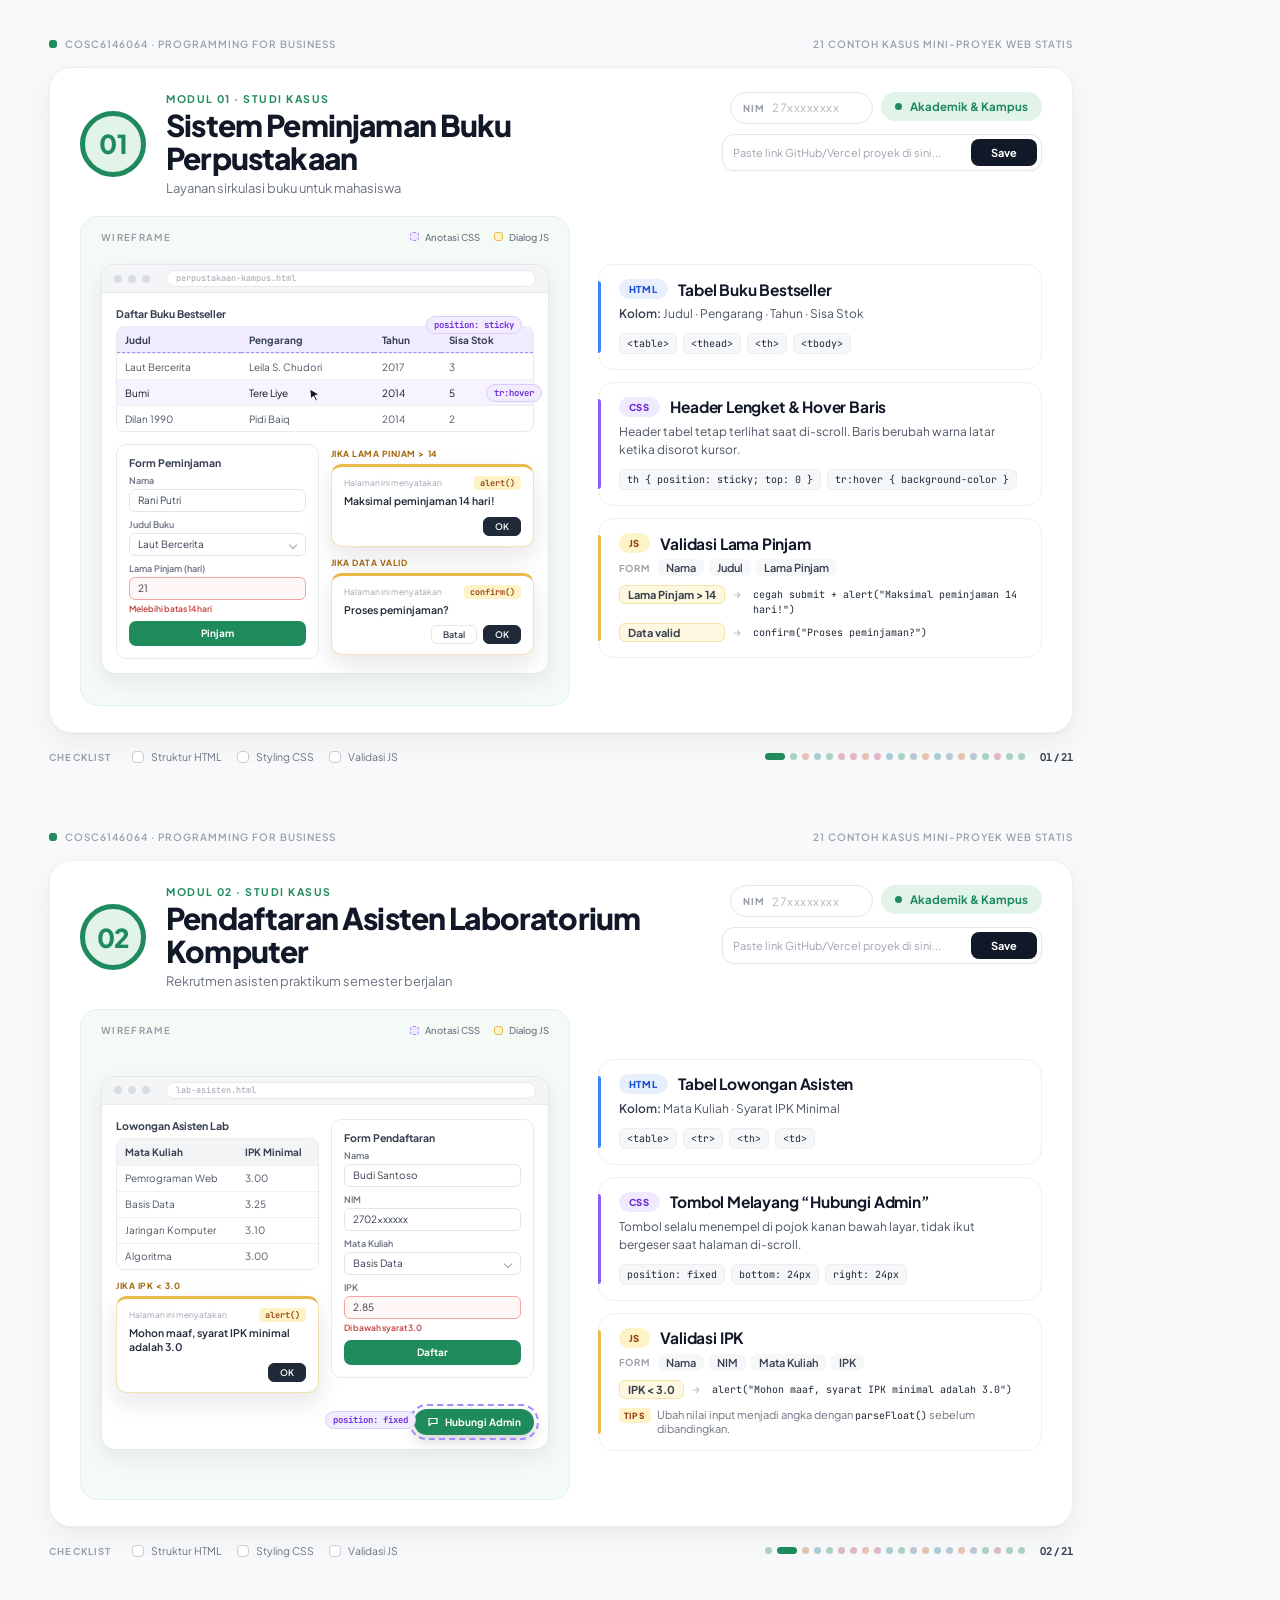
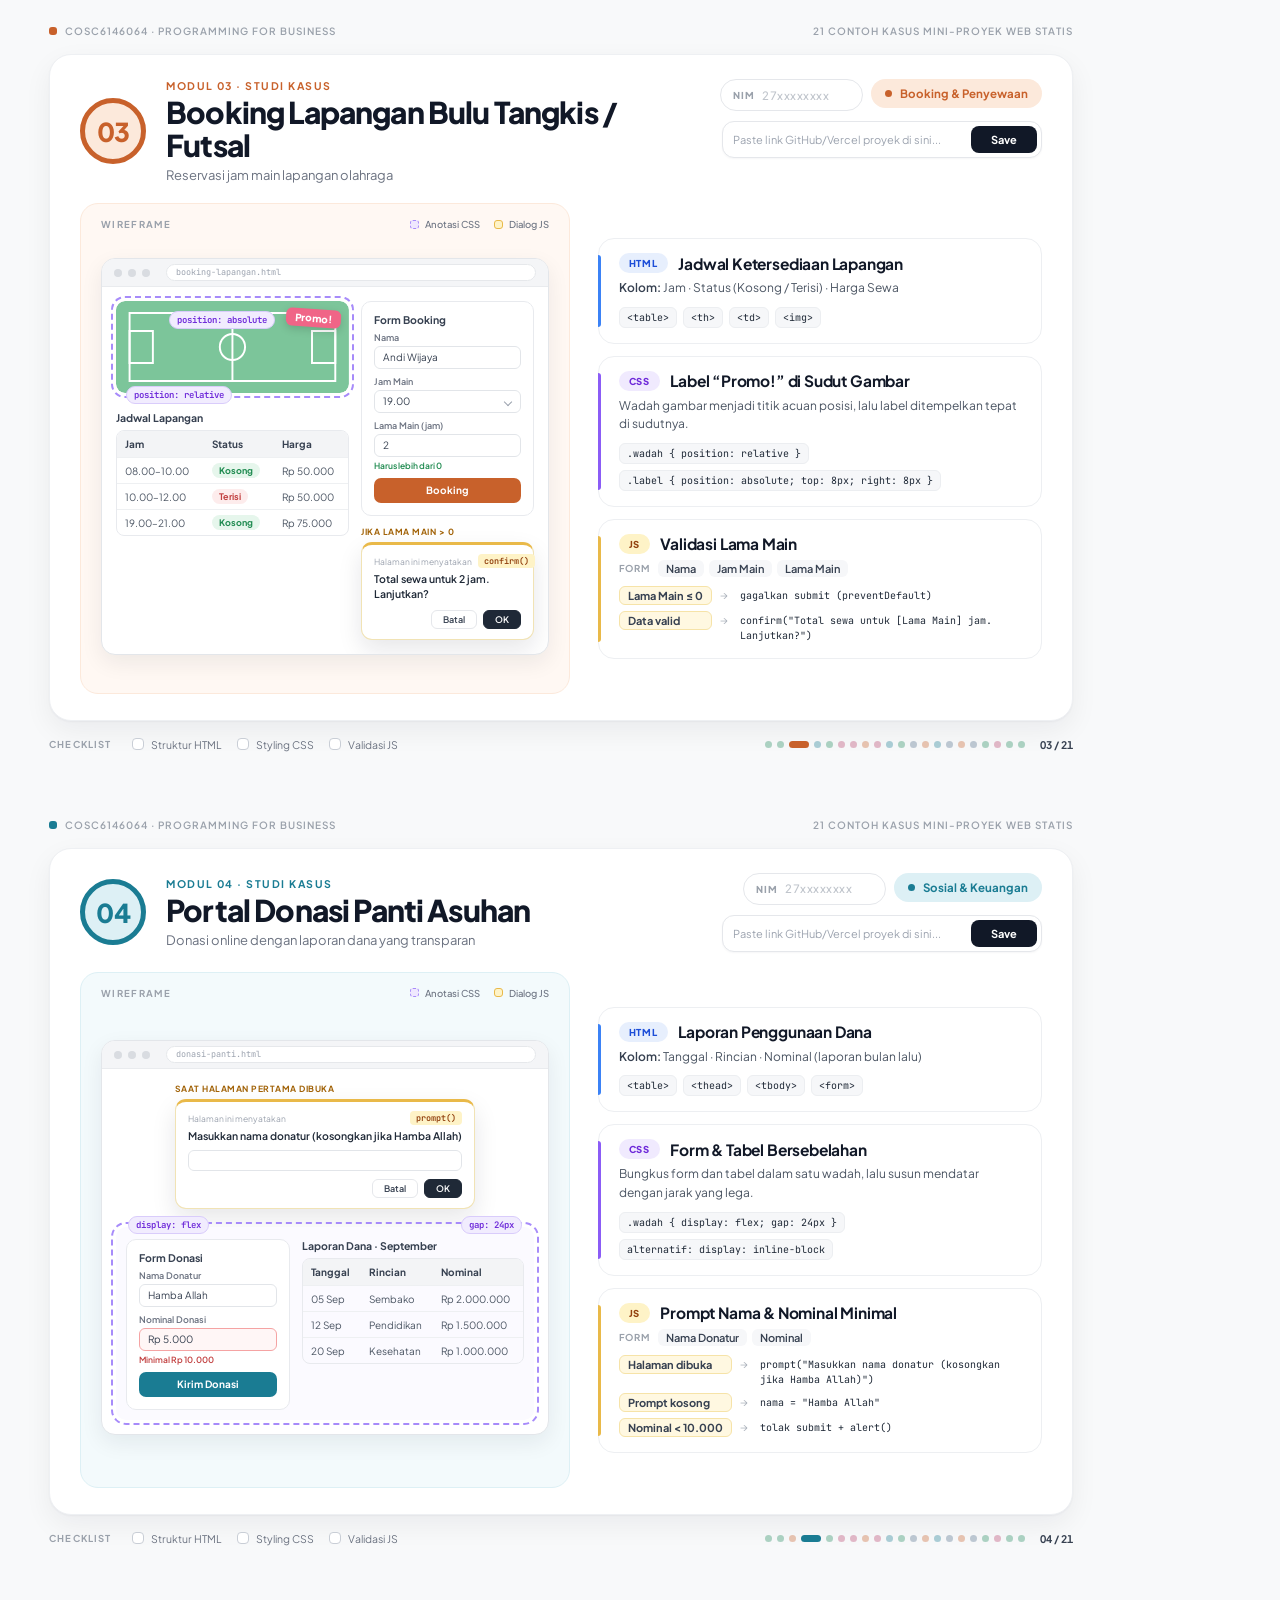
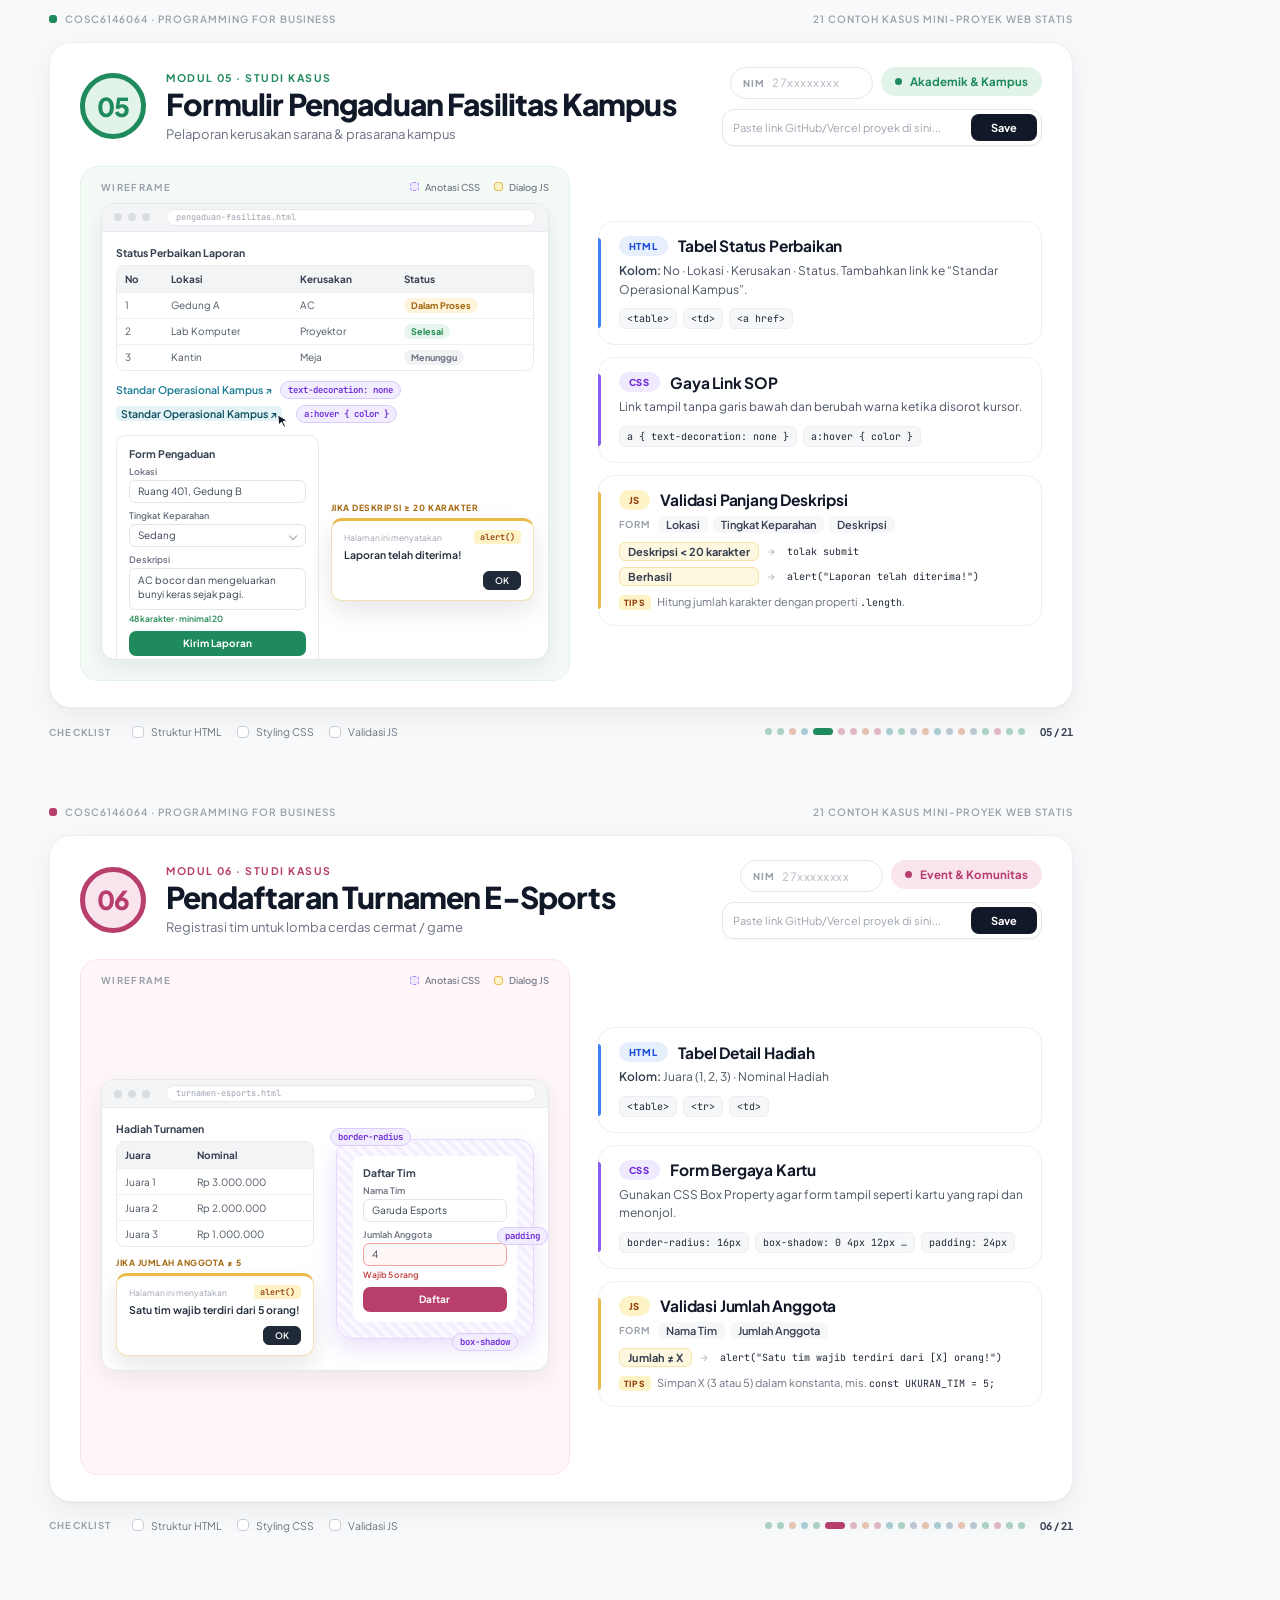
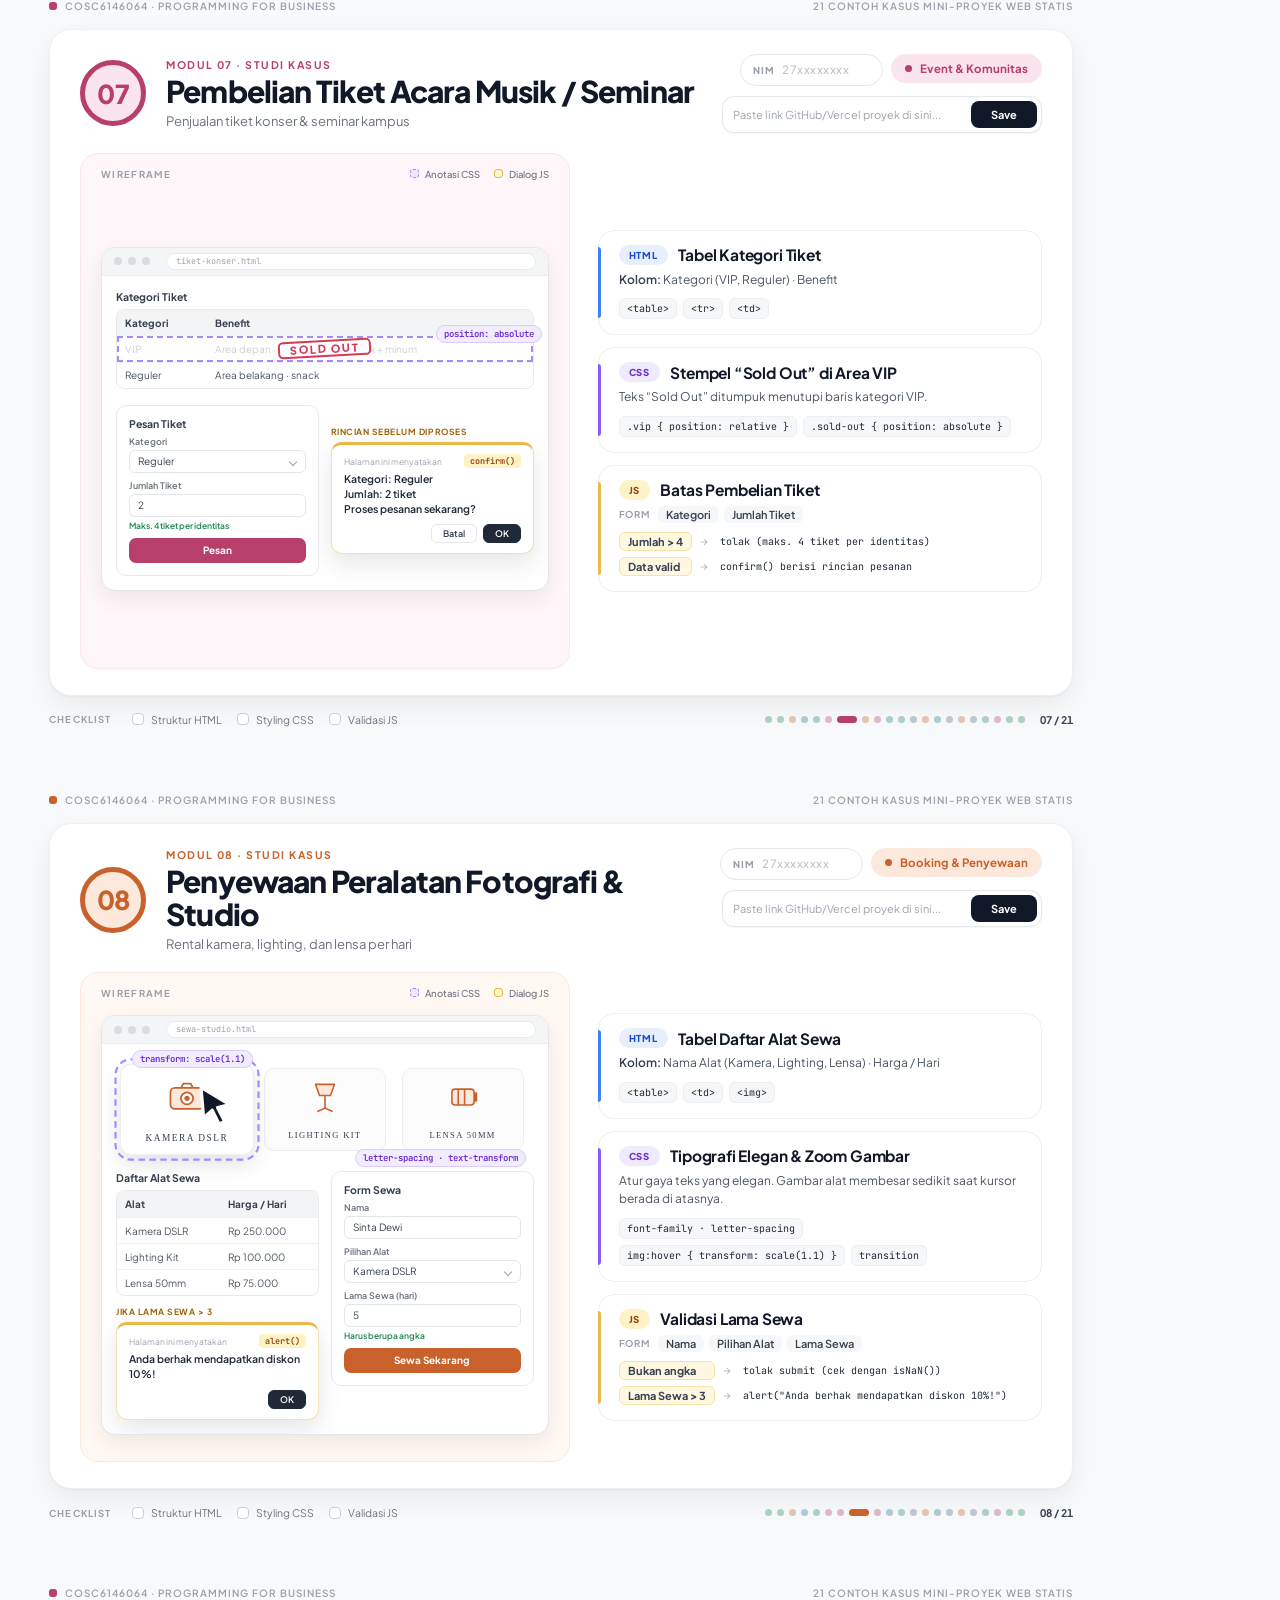
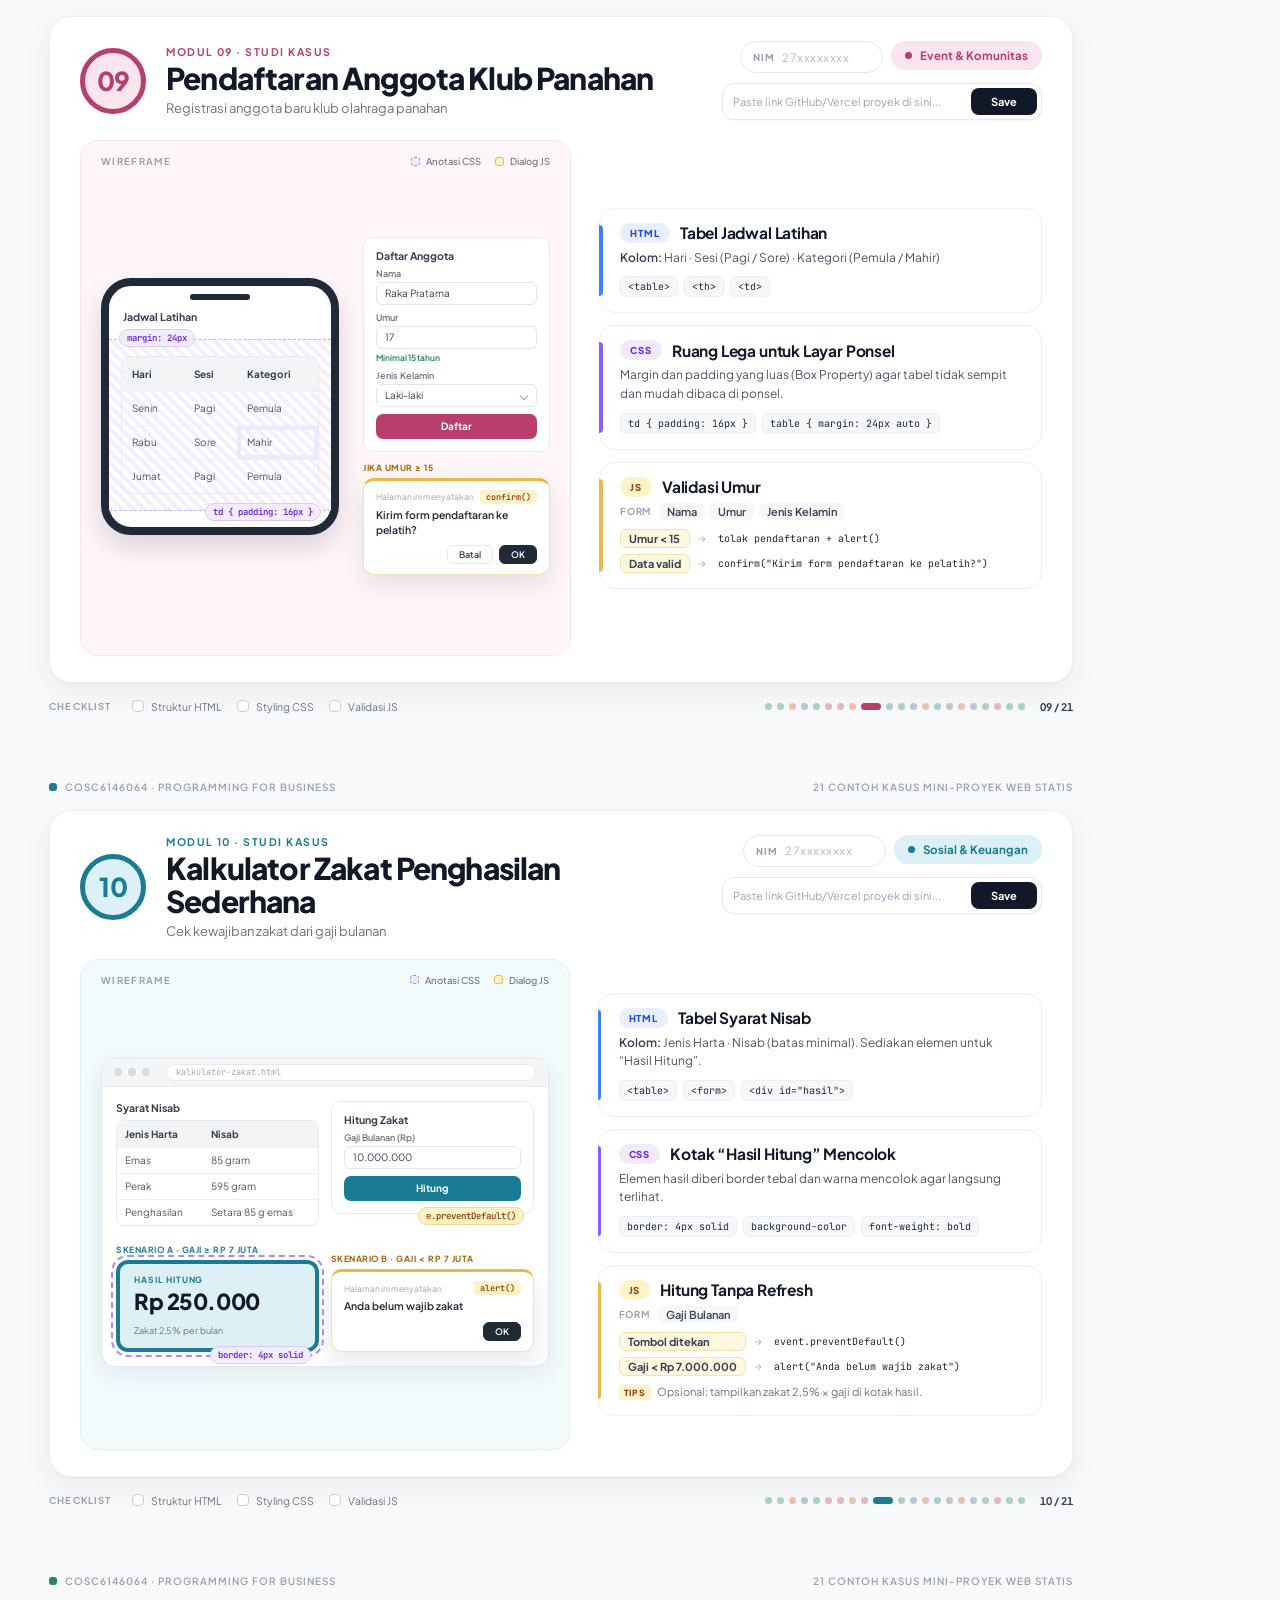
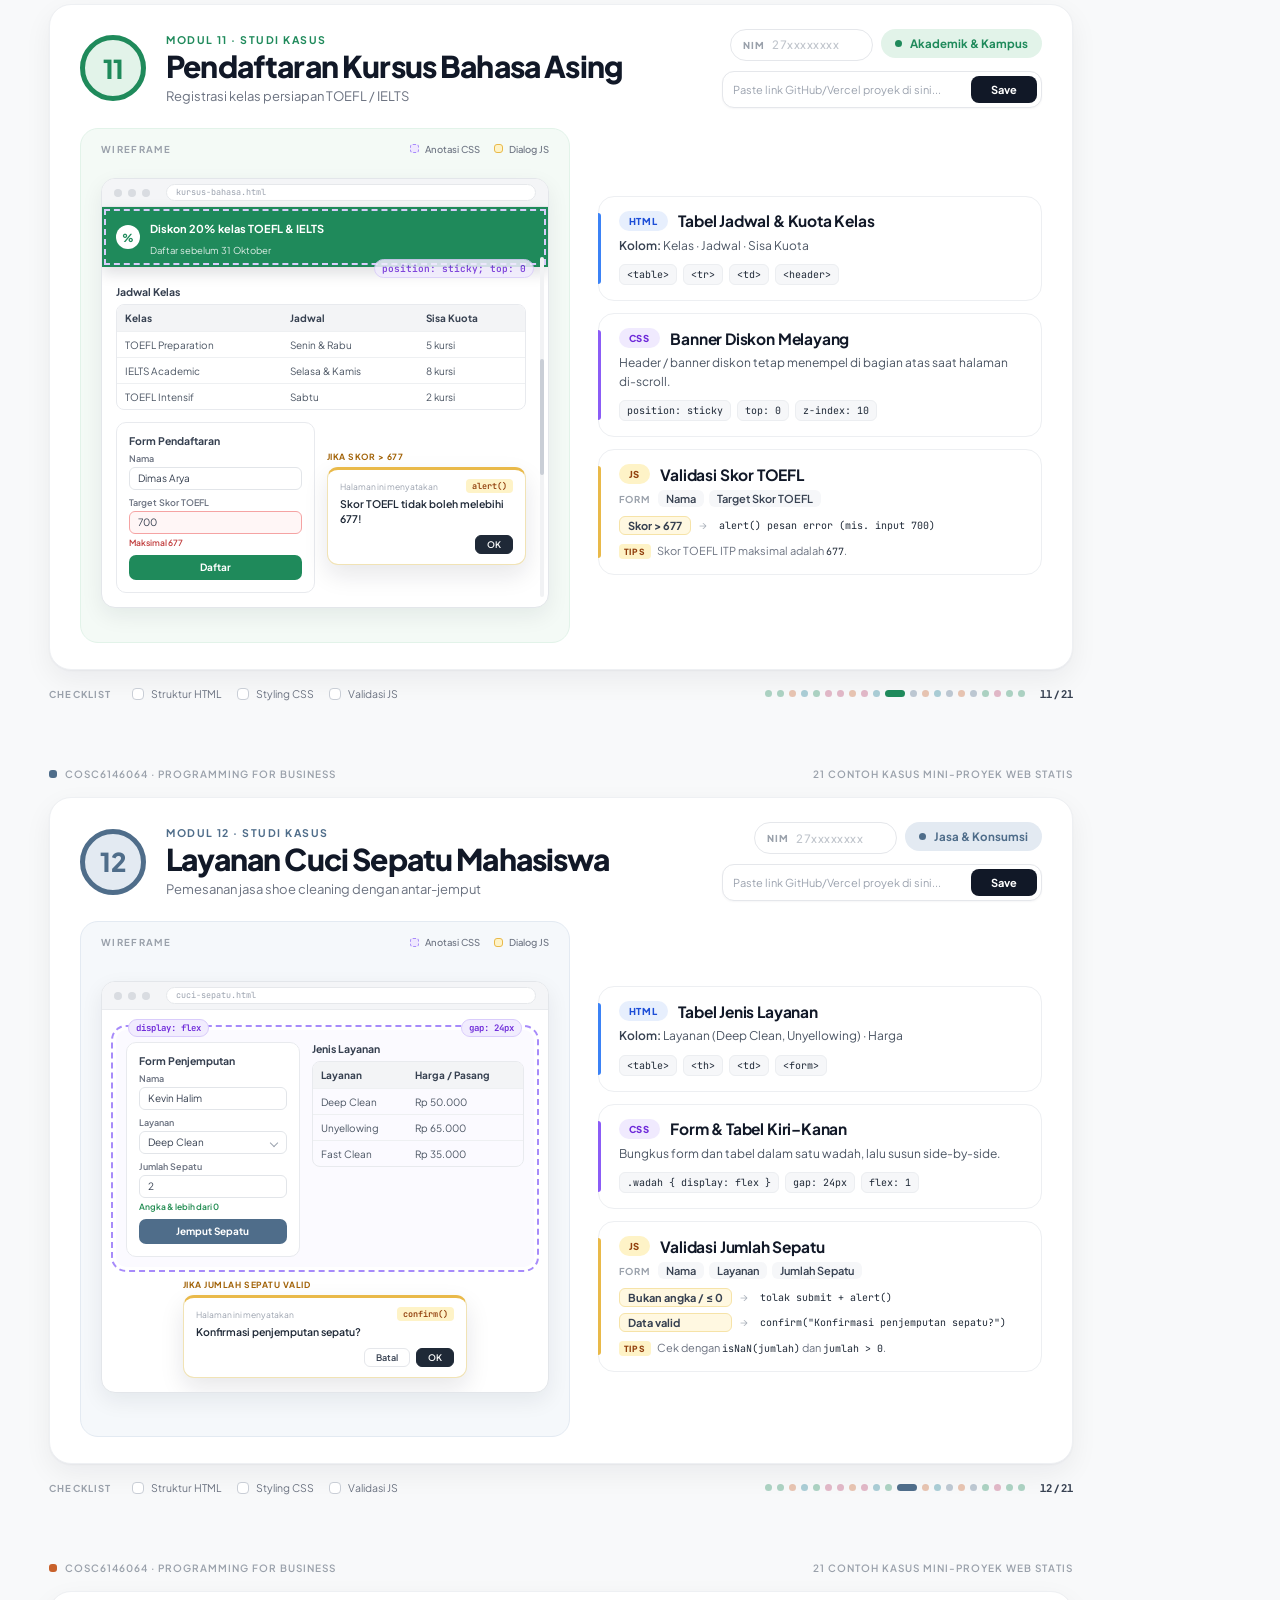
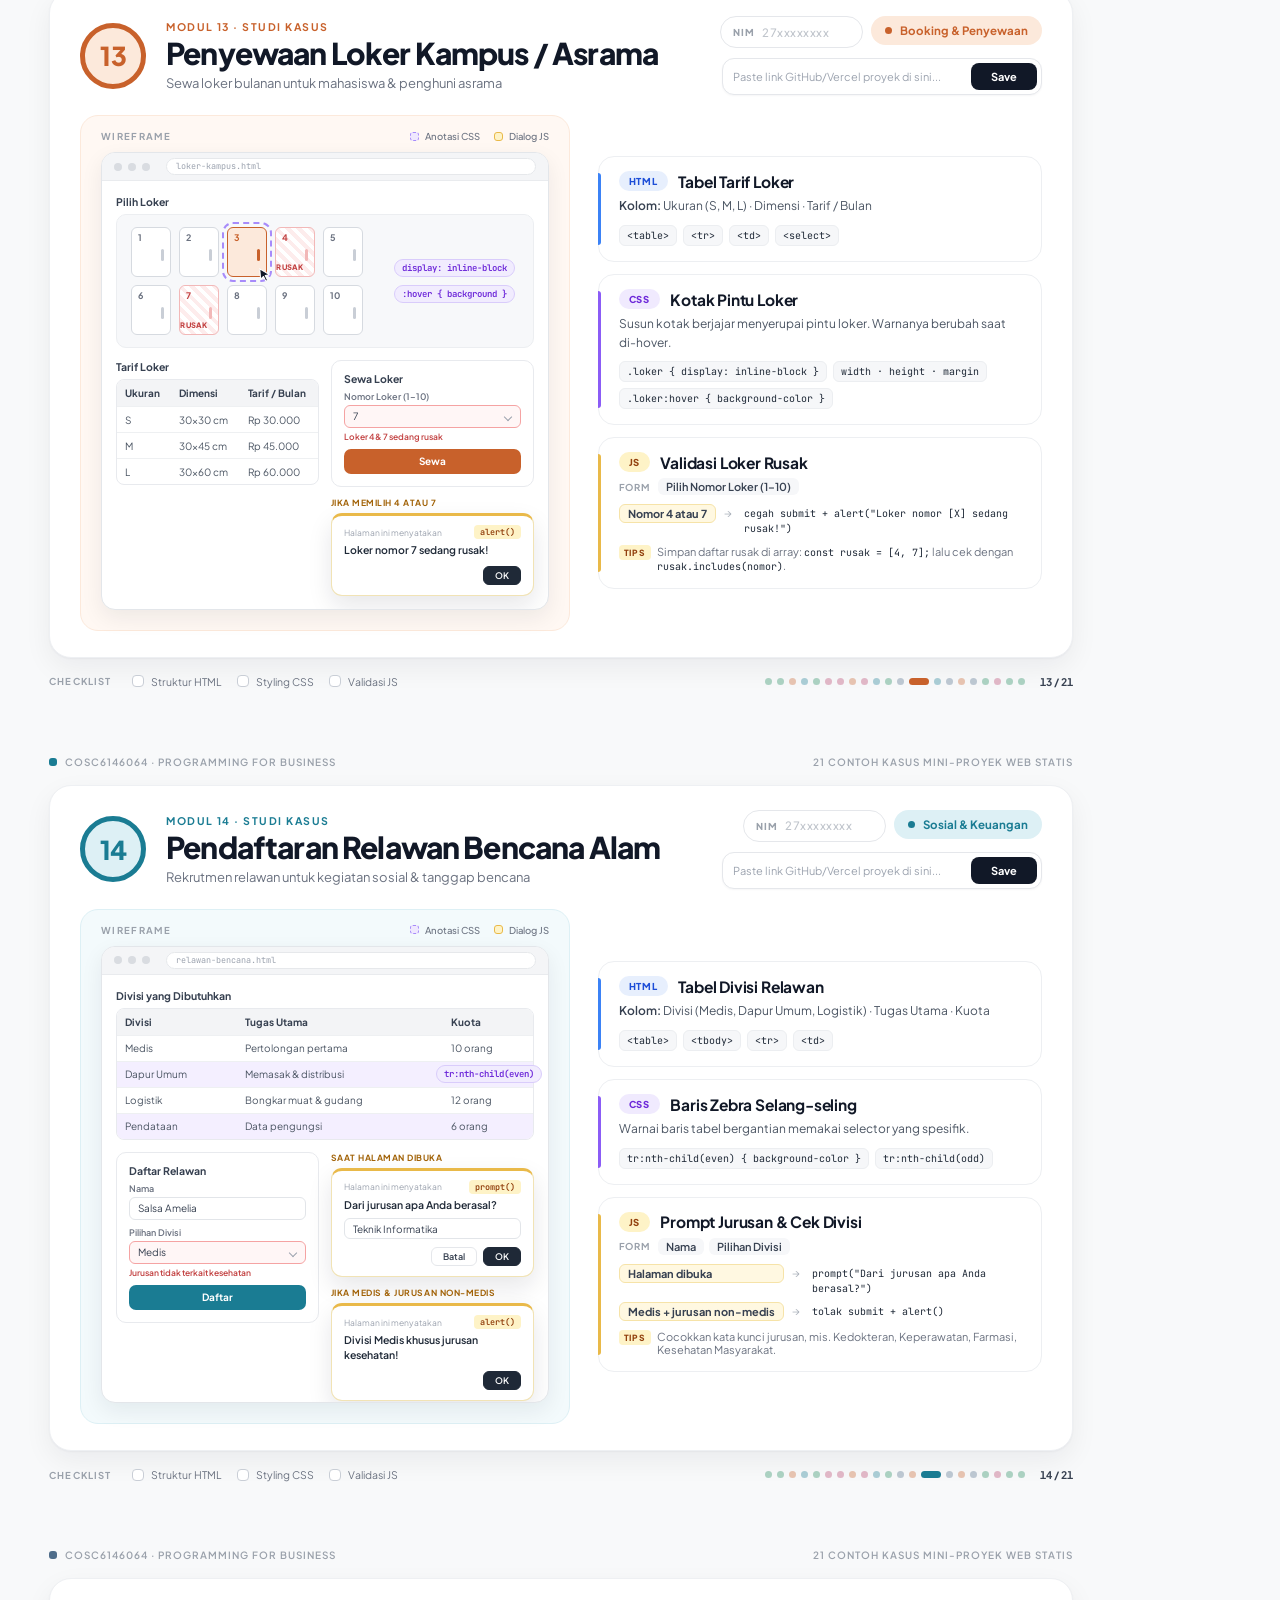
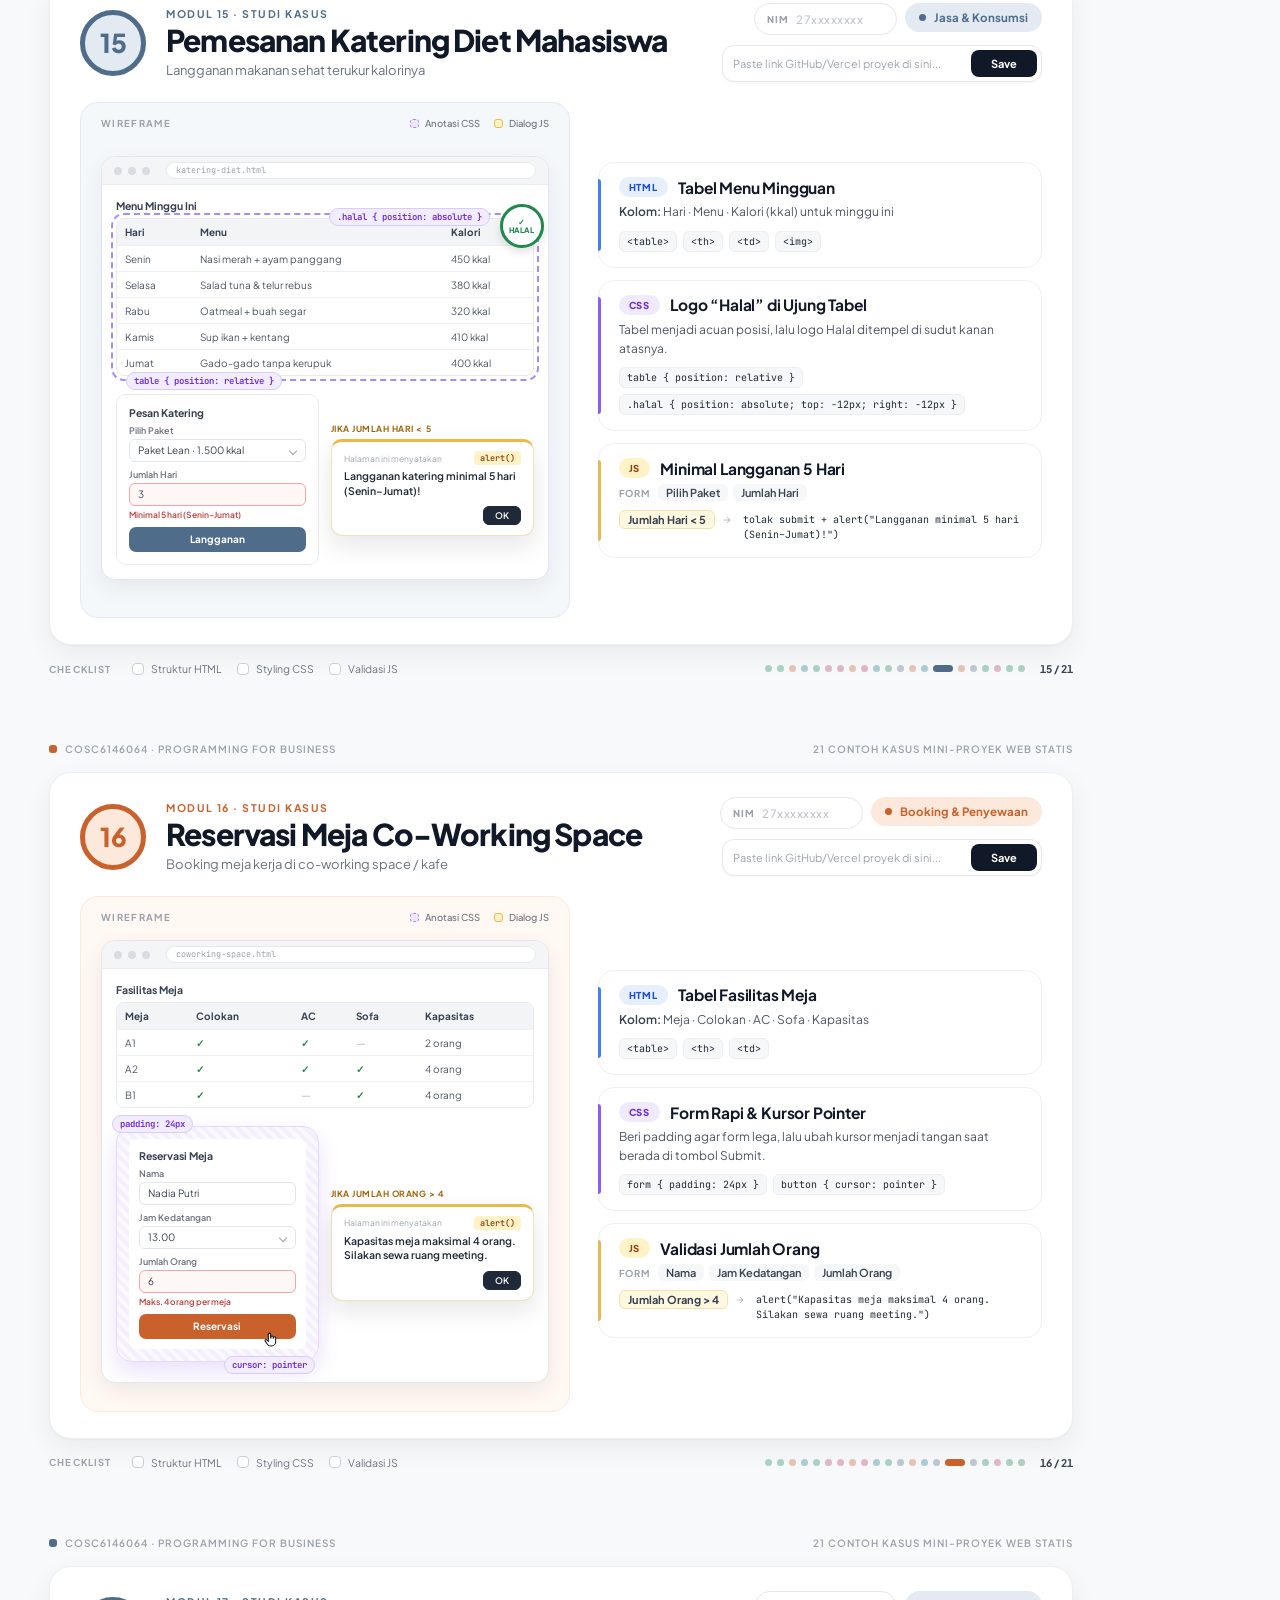
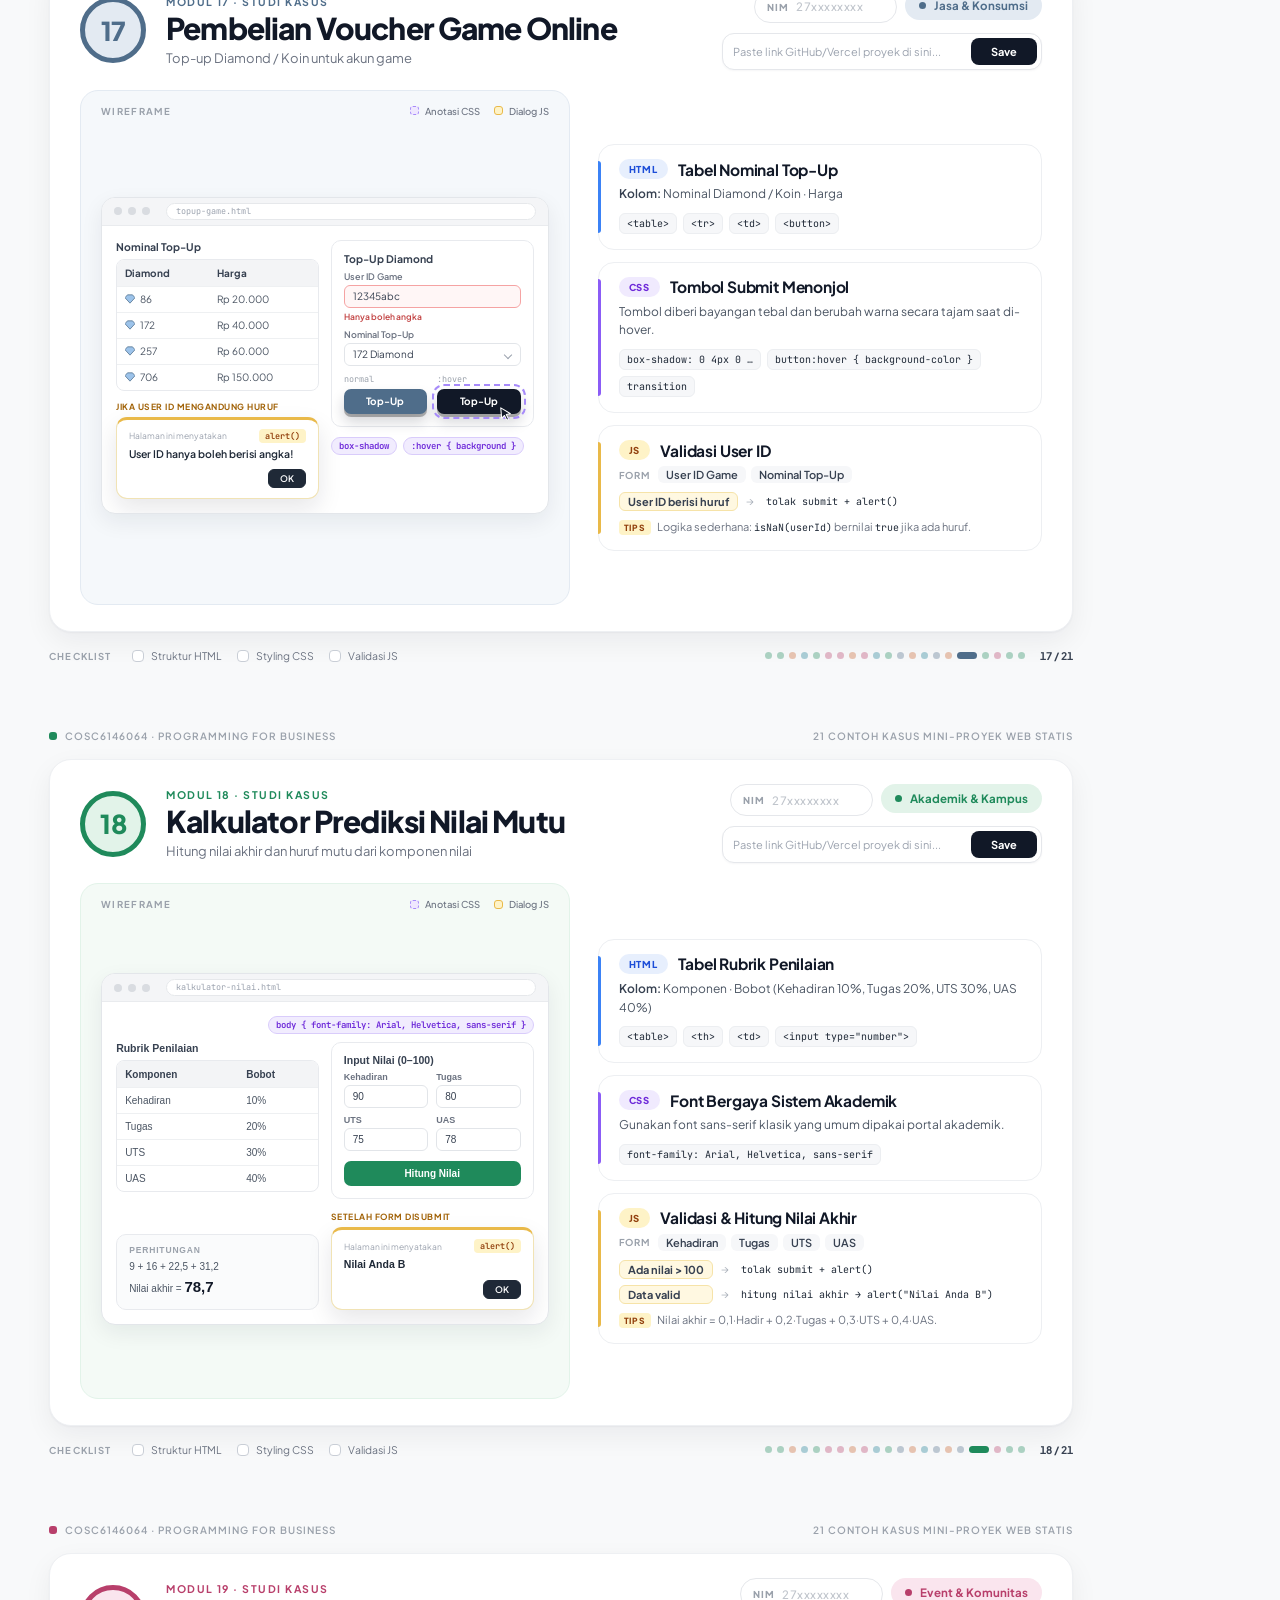
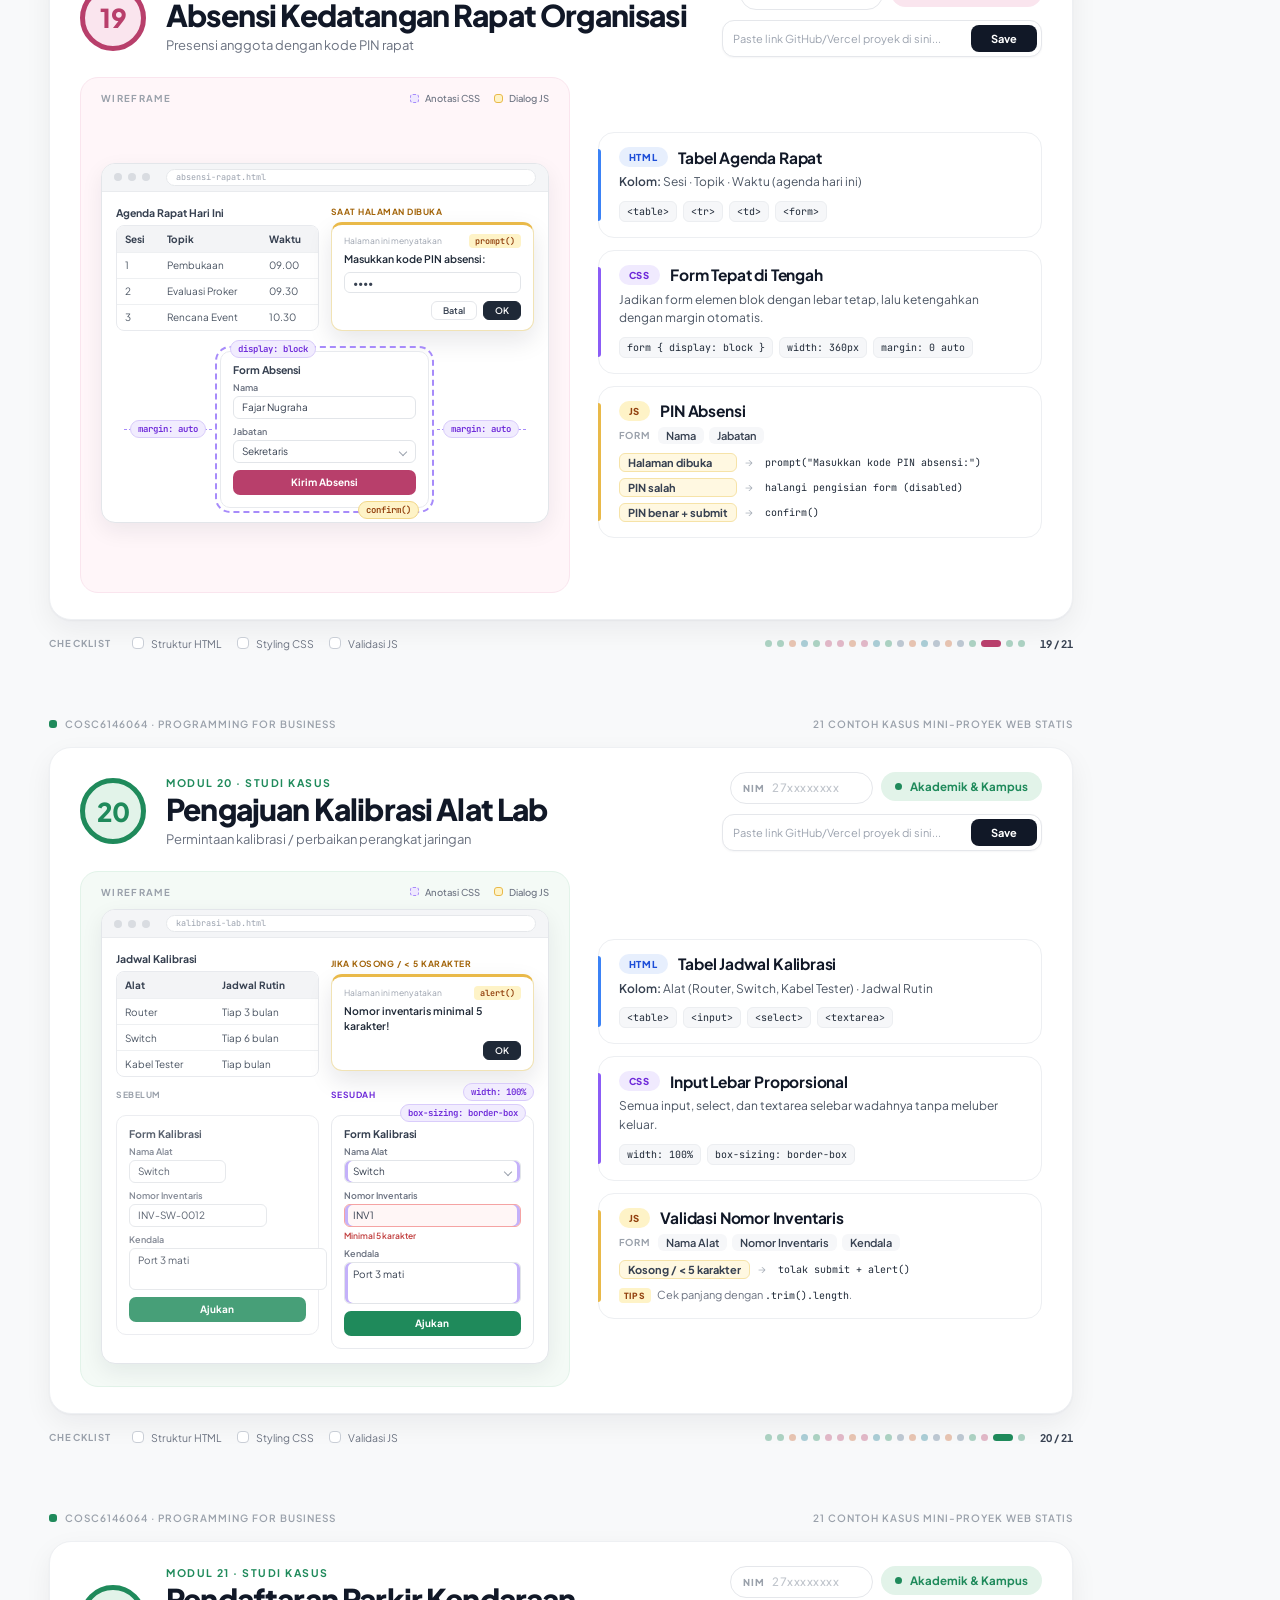
<file: index.html>
<!DOCTYPE html>
<html lang="id">
<head>
<meta charset="UTF-8">
<title>21 Contoh Kasus Mini-Proyek Web Statis (01–11)</title>
<link rel="preconnect" href="https://fonts.googleapis.com">
<link rel="preconnect" href="https://fonts.gstatic.com" crossorigin>
<link href="https://fonts.googleapis.com/css2?family=Plus+Jakarta+Sans:wght@400;500;600;700;800&family=JetBrains+Mono:wght@400;500;600&display=block" rel="stylesheet">
<link rel="stylesheet" href="assets/deck.css">
<script src="assets/deck.js"></script>
</head>
<body>
<main id="app"></main>

<script>/* ===================== Data 11 proyek ===================== */
const Y = '<span class="yes">✓</span>';
const N = '<span class="nomark">—</span>';
const GEM = '<svg width="10" height="10" viewBox="0 0 12 12" style="vertical-align:-1px; margin-right:5px"><path d="M3 1h6l3 3.5L6 11 0 4.5z" fill="#9CC3EA" stroke="#4F6D8A" stroke-width=".9" stroke-linejoin="round"/></svg>';
const WARN = '<svg width="11" height="11" viewBox="0 0 24 24"><path d="M12 3l10 18H2z" fill="none" stroke="#C24141" stroke-width="2.6" stroke-linejoin="round"/><path d="M12 10v5M12 18v.5" stroke="#C24141" stroke-width="2.6" stroke-linecap="round"/></svg>';
const locker = n => {
  const broken = n === 4 || n === 7;
  const hover = n === 3;
  return `<span class="loker ${broken ? 'broken' : ''} ${hover ? 'hover hl' : ''}"><b>${n}</b>${broken ? '<i>RUSAK</i>' : ''}${hover ? CURSOR('right:-6px; bottom:-6px') : ''}</span>`;
};
const PROJECTS = [
  /* 1 */
  {
    cat: 'akademik',
    title: 'Sistem Peminjaman Buku Perpustakaan',
    sub: 'Layanan sirkulasi buku untuk mahasiswa',
    html: { title: 'Tabel Buku Bestseller', desc: '<b>Kolom:</b> Judul · Pengarang · Tahun · Sisa Stok', chips: ['<table>', '<thead>', '<th>', '<tbody>'] },
    css:  { title: 'Header Lengket & Hover Baris', desc: 'Header tabel tetap terlihat saat di-scroll. Baris berubah warna latar ketika disorot kursor.', chips: ['th { position: sticky; top: 0 }', 'tr:hover { background-color }'] },
    js:   { title: 'Validasi Lama Pinjam', fields: ['Nama', 'Judul', 'Lama Pinjam'],
            rules: [['Lama Pinjam > 14', 'cegah submit + alert("Maksimal peminjaman 14 hari!")'], ['Data valid', 'confirm("Proses peminjaman?")']] },
    visual: browser('perpustakaan-kampus.html', `
      <div>
        <div class="wf-title">Daftar Buku Bestseller</div>
        <div class="rel">
          ${T(['Judul', 'Pengarang', 'Tahun', 'Sisa Stok'], [
            ['Laut Bercerita', 'Leila S. Chudori', '2017', '3'],
            ['Bumi', 'Tere Liye', '2014', '5'],
            ['Dilan 1990', 'Pidi Baiq', '2014', '2'],
          ], { sticky: true, hover: 1 })}
          <span class="anno" style="top:-10px; right:12px">position: sticky</span>
          <span class="anno" style="top:58px; right:-8px">tr:hover</span>
          ${CURSOR('top:62px; left:46%')}
        </div>
      </div>
      <div class="row">
        <div class="col">${F('Form Peminjaman', [
          { l: 'Nama', v: 'Rani Putri' },
          { l: 'Judul Buku', v: 'Laut Bercerita', sel: 1 },
          { l: 'Lama Pinjam (hari)', v: '21', err: 1, hint: 'Melebihi batas 14 hari' },
        ], 'Pinjam')}</div>
        <div class="col center">
          ${D('alert', 'Maksimal peminjaman 14 hari!', 'Jika lama pinjam > 14')}
          ${D('confirm', 'Proses peminjaman?', 'Jika data valid')}
        </div>
      </div>`),
  },

  /* 2 */
  {
    cat: 'akademik',
    title: 'Pendaftaran Asisten Laboratorium Komputer',
    sub: 'Rekrutmen asisten praktikum semester berjalan',
    html: { title: 'Tabel Lowongan Asisten', desc: '<b>Kolom:</b> Mata Kuliah · Syarat IPK Minimal', chips: ['<table>', '<tr>', '<th>', '<td>'] },
    css:  { title: 'Tombol Melayang “Hubungi Admin”', desc: 'Tombol selalu menempel di pojok kanan bawah layar, tidak ikut bergeser saat halaman di-scroll.', chips: ['position: fixed', 'bottom: 24px', 'right: 24px'] },
    js:   { title: 'Validasi IPK', fields: ['Nama', 'NIM', 'Mata Kuliah', 'IPK'],
            rules: [['IPK < 3.0', 'alert("Mohon maaf, syarat IPK minimal adalah 3.0")']],
            tip: 'Ubah nilai input menjadi angka dengan <code>parseFloat()</code> sebelum dibandingkan.' },
    visual: browser('lab-asisten.html', `
      <div class="row">
        <div class="col">
          <div>
            <div class="wf-title">Lowongan Asisten Lab</div>
            ${T(['Mata Kuliah', 'IPK Minimal'], [
              ['Pemrograman Web', '3.00'],
              ['Basis Data', '3.25'],
              ['Jaringan Komputer', '3.10'],
              ['Algoritma', '3.00'],
            ])}
          </div>
          ${D('alert', 'Mohon maaf, syarat IPK minimal adalah 3.0', 'Jika IPK < 3.0')}
        </div>
        <div class="col">${F('Form Pendaftaran', [
          { l: 'Nama', v: 'Budi Santoso' },
          { l: 'NIM', v: '2702xxxxxx' },
          { l: 'Mata Kuliah', v: 'Basis Data', sel: 1 },
          { l: 'IPK', v: '2.85', err: 1, hint: 'Di bawah syarat 3.0' },
        ], 'Daftar')}</div>
      </div>
      <div style="height:30px"></div>
      <div class="fab hl"><svg width="12" height="12" viewBox="0 0 24 24"><path d="M4 5h16v10H9l-5 4z" fill="none" stroke="#fff" stroke-width="2.4" stroke-linejoin="round"/></svg>Hubungi Admin</div>
      <span class="anno" style="bottom:20px; right:132px">position: fixed</span>`),
  },

  /* 3 */
  {
    cat: 'booking',
    title: 'Booking Lapangan Bulu Tangkis / Futsal',
    sub: 'Reservasi jam main lapangan olahraga',
    html: { title: 'Jadwal Ketersediaan Lapangan', desc: '<b>Kolom:</b> Jam · Status (Kosong / Terisi) · Harga Sewa', chips: ['<table>', '<th>', '<td>', '<img>'] },
    css:  { title: 'Label “Promo!” di Sudut Gambar', desc: 'Wadah gambar menjadi titik acuan posisi, lalu label ditempelkan tepat di sudutnya.', chips: ['.wadah { position: relative }', '.label { position: absolute; top: 8px; right: 8px }'] },
    js:   { title: 'Validasi Lama Main', fields: ['Nama', 'Jam Main', 'Lama Main'],
            rules: [['Lama Main ≤ 0', 'gagalkan submit (preventDefault)'], ['Data valid', 'confirm("Total sewa untuk [Lama Main] jam. Lanjutkan?")']] },
    visual: browser('booking-lapangan.html', `
      <div class="row">
        <div class="col" style="flex:1.35">
          <div class="rel hl" style="border-radius:9px">
            <svg class="court" viewBox="0 0 240 92" preserveAspectRatio="none">
              <rect width="240" height="92" rx="9" fill="#7CC59A"/>
              <rect x="14" y="12" width="212" height="68" fill="none" stroke="#fff" stroke-width="2"/>
              <line x1="120" y1="12" x2="120" y2="80" stroke="#fff" stroke-width="2"/>
              <circle cx="120" cy="46" r="13" fill="none" stroke="#fff" stroke-width="2"/>
              <rect x="14" y="30" width="24" height="32" fill="none" stroke="#fff" stroke-width="2"/>
              <rect x="202" y="30" width="24" height="32" fill="none" stroke="#fff" stroke-width="2"/>
            </svg>
            <span class="promo">Promo!</span>
            <span class="anno" style="bottom:-11px; left:10px">position: relative</span>
            <span class="anno" style="top:10px; right:74px">position: absolute</span>
          </div>
          <div style="margin-top:8px">
            <div class="wf-title">Jadwal Lapangan</div>
            ${T(['Jam', 'Status', 'Harga'], [
              ['08.00–10.00', '<span class="pill ok">Kosong</span>', 'Rp 50.000'],
              ['10.00–12.00', '<span class="pill no">Terisi</span>', 'Rp 50.000'],
              ['19.00–21.00', '<span class="pill ok">Kosong</span>', 'Rp 75.000'],
            ])}
          </div>
        </div>
        <div class="col">
          ${F('Form Booking', [
            { l: 'Nama', v: 'Andi Wijaya' },
            { l: 'Jam Main', v: '19.00', sel: 1 },
            { l: 'Lama Main (jam)', v: '2', ok: 1, hint: 'Harus lebih dari 0' },
          ], 'Booking')}
          ${D('confirm', 'Total sewa untuk 2 jam. Lanjutkan?', 'Jika lama main > 0')}
        </div>
      </div>`),
  },

  /* 4 */
  {
    cat: 'sosial',
    title: 'Portal Donasi Panti Asuhan',
    sub: 'Donasi online dengan laporan dana yang transparan',
    html: { title: 'Laporan Penggunaan Dana', desc: '<b>Kolom:</b> Tanggal · Rincian · Nominal (laporan bulan lalu)', chips: ['<table>', '<thead>', '<tbody>', '<form>'] },
    css:  { title: 'Form & Tabel Bersebelahan', desc: 'Bungkus form dan tabel dalam satu wadah, lalu susun mendatar dengan jarak yang lega.', chips: ['.wadah { display: flex; gap: 24px }', 'alternatif: display: inline-block'] },
    js:   { title: 'Prompt Nama & Nominal Minimal', fields: ['Nama Donatur', 'Nominal'],
            rules: [['Halaman dibuka', 'prompt("Masukkan nama donatur (kosongkan jika Hamba Allah)")'], ['Prompt kosong', 'nama = "Hamba Allah"'], ['Nominal < 10.000', 'tolak submit + alert()']] },
    visual: browser('donasi-panti.html', `
      ${D('prompt', 'Masukkan nama donatur (kosongkan jika Hamba Allah)', 'Saat halaman pertama dibuka', { style: 'width:72%; align-self:center' })}
      <div class="rel flexbox hl" style="margin-top:6px">
        <div style="flex:.85; min-width:0">${F('Form Donasi', [
          { l: 'Nama Donatur', v: 'Hamba Allah' },
          { l: 'Nominal Donasi', v: 'Rp 5.000', err: 1, hint: 'Minimal Rp 10.000' },
        ], 'Kirim Donasi')}</div>
        <div style="flex:1.15; min-width:0">
          <div class="wf-title">Laporan Dana · September</div>
          ${T(['Tanggal', 'Rincian', 'Nominal'], [
            ['05 Sep', 'Sembako', 'Rp 2.000.000'],
            ['12 Sep', 'Pendidikan', 'Rp 1.500.000'],
            ['20 Sep', 'Kesehatan', 'Rp 1.000.000'],
          ])}
        </div>
        <span class="anno" style="top:-11px; left:12px">display: flex</span>
        <span class="anno" style="top:-11px; right:12px">gap: 24px</span>
      </div>`),
  },

  /* 5 */
  {
    cat: 'akademik',
    title: 'Formulir Pengaduan Fasilitas Kampus',
    sub: 'Pelaporan kerusakan sarana & prasarana kampus',
    html: { title: 'Tabel Status Perbaikan', desc: '<b>Kolom:</b> No · Lokasi · Kerusakan · Status. Tambahkan link ke “Standar Operasional Kampus”.', chips: ['<table>', '<td>', '<a href>'] },
    css:  { title: 'Gaya Link SOP', desc: 'Link tampil tanpa garis bawah dan berubah warna ketika disorot kursor.', chips: ['a { text-decoration: none }', 'a:hover { color }'] },
    js:   { title: 'Validasi Panjang Deskripsi', fields: ['Lokasi', 'Tingkat Keparahan', 'Deskripsi'],
            rules: [['Deskripsi < 20 karakter', 'tolak submit'], ['Berhasil', 'alert("Laporan telah diterima!")']],
            tip: 'Hitung jumlah karakter dengan properti <code>.length</code>.' },
    visual: browser('pengaduan-fasilitas.html', `
      <div>
        <div class="wf-title">Status Perbaikan Laporan</div>
        ${T(['No', 'Lokasi', 'Kerusakan', 'Status'], [
          ['1', 'Gedung A', 'AC', '<span class="pill warn">Dalam Proses</span>'],
          ['2', 'Lab Komputer', 'Proyektor', '<span class="pill ok">Selesai</span>'],
          ['3', 'Kantin', 'Meja', '<span class="pill gray">Menunggu</span>'],
        ])}
        <div class="lnk-row">
          <span class="lnk">Standar Operasional Kampus ↗</span>
          <span class="anno static">text-decoration: none</span>
        </div>
        <div class="lnk-row" style="margin-top:6px">
          <span class="lnk hover">Standar Operasional Kampus ↗${CURSOR('right:-8px; top:8px')}</span>
          <span class="anno static" style="margin-left:6px">a:hover { color }</span>
        </div>
      </div>
      <div class="row">
        <div class="col">${F('Form Pengaduan', [
          { l: 'Lokasi', v: 'Ruang 401, Gedung B' },
          { l: 'Tingkat Keparahan', v: 'Sedang', sel: 1 },
          { l: 'Deskripsi', v: 'AC bocor dan mengeluarkan bunyi keras sejak pagi.', area: 1, ok: 1, hint: '48 karakter · minimal 20' },
        ], 'Kirim Laporan')}</div>
        <div class="col center">${D('alert', 'Laporan telah diterima!', 'Jika deskripsi ≥ 20 karakter')}</div>
      </div>`),
  },

  /* 6 */
  {
    cat: 'event',
    title: 'Pendaftaran Turnamen E-Sports',
    sub: 'Registrasi tim untuk lomba cerdas cermat / game',
    html: { title: 'Tabel Detail Hadiah', desc: '<b>Kolom:</b> Juara (1, 2, 3) · Nominal Hadiah', chips: ['<table>', '<tr>', '<td>'] },
    css:  { title: 'Form Bergaya Kartu', desc: 'Gunakan CSS Box Property agar form tampil seperti kartu yang rapi dan menonjol.', chips: ['border-radius: 16px', 'box-shadow: 0 4px 12px …', 'padding: 24px'] },
    js:   { title: 'Validasi Jumlah Anggota', fields: ['Nama Tim', 'Jumlah Anggota'],
            rules: [['Jumlah ≠ X', 'alert("Satu tim wajib terdiri dari [X] orang!")']],
            tip: 'Simpan X (3 atau 5) dalam konstanta, mis. <code>const UKURAN_TIM = 5;</code>' },
    visual: browser('turnamen-esports.html', `
      <div class="row" style="align-items:center; gap:22px">
        <div class="col">
          <div>
            <div class="wf-title">Hadiah Turnamen</div>
            ${T(['Juara', 'Nominal'], [
              ['Juara 1', 'Rp 3.000.000'],
              ['Juara 2', 'Rp 2.000.000'],
              ['Juara 3', 'Rp 1.000.000'],
            ])}
          </div>
          ${D('alert', 'Satu tim wajib terdiri dari 5 orang!', 'Jika jumlah anggota ≠ 5')}
        </div>
        <div class="col">
          <div class="rel" style="margin:14px 0">
            <div class="boxcard">
              <div class="inner">${F('Daftar Tim', [
                { l: 'Nama Tim', v: 'Garuda Esports' },
                { l: 'Jumlah Anggota', v: '4', err: 1, hint: 'Wajib 5 orang' },
              ], 'Daftar', { cls: 'bare' })}</div>
            </div>
            <span class="anno" style="top:-11px; left:-6px">border-radius</span>
            <span class="anno" style="top:44%; right:-14px">padding</span>
            <span class="anno" style="bottom:-12px; right:16px">box-shadow</span>
          </div>
        </div>
      </div>`),
  },

  /* 7 */
  {
    cat: 'event',
    title: 'Pembelian Tiket Acara Musik / Seminar',
    sub: 'Penjualan tiket konser & seminar kampus',
    html: { title: 'Tabel Kategori Tiket', desc: '<b>Kolom:</b> Kategori (VIP, Reguler) · Benefit', chips: ['<table>', '<tr>', '<td>'] },
    css:  { title: 'Stempel “Sold Out” di Area VIP', desc: 'Teks “Sold Out” ditumpuk menutupi baris kategori VIP.', chips: ['.vip { position: relative }', '.sold-out { position: absolute }'] },
    js:   { title: 'Batas Pembelian Tiket', fields: ['Kategori', 'Jumlah Tiket'],
            rules: [['Jumlah > 4', 'tolak (maks. 4 tiket per identitas)'], ['Data valid', 'confirm() berisi rincian pesanan']] },
    visual: browser('tiket-konser.html', `
      <div>
        <div class="wf-title">Kategori Tiket</div>
        <div class="rel">
          ${T(['Kategori', 'Benefit'], [
            ['VIP', 'Area depan · merchandise · snack + minum'],
            ['Reguler', 'Area belakang · snack'],
          ])}
          <div class="soldout"><b>SOLD OUT</b></div>
          <span class="anno" style="top:16px; right:-8px">position: absolute</span>
        </div>
      </div>
      <div class="row" style="margin-top:4px">
        <div class="col">${F('Pesan Tiket', [
          { l: 'Kategori', v: 'Reguler', sel: 1 },
          { l: 'Jumlah Tiket', v: '2', ok: 1, hint: 'Maks. 4 tiket per identitas' },
        ], 'Pesan')}</div>
        <div class="col center">${D('confirm', 'Kategori: Reguler<br>Jumlah: 2 tiket<br>Proses pesanan sekarang?', 'Rincian sebelum diproses')}</div>
      </div>`),
  },

  /* 8 */
  {
    cat: 'booking',
    title: 'Penyewaan Peralatan Fotografi & Studio',
    sub: 'Rental kamera, lighting, dan lensa per hari',
    html: { title: 'Tabel Daftar Alat Sewa', desc: '<b>Kolom:</b> Nama Alat (Kamera, Lighting, Lensa) · Harga / Hari', chips: ['<table>', '<td>', '<img>'] },
    css:  { title: 'Tipografi Elegan & Zoom Gambar', desc: 'Atur gaya teks yang elegan. Gambar alat membesar sedikit saat kursor berada di atasnya.', chips: ['font-family · letter-spacing', 'img:hover { transform: scale(1.1) }', 'transition'] },
    js:   { title: 'Validasi Lama Sewa', fields: ['Nama', 'Pilihan Alat', 'Lama Sewa'],
            rules: [['Bukan angka', 'tolak submit (cek dengan isNaN())'], ['Lama Sewa > 3', 'alert("Anda berhak mendapatkan diskon 10%!")']] },
    visual: browser('sewa-studio.html', `
      <div class="rel">
        <div class="thumbs">
          <div class="thumb zoom hl">
            <svg viewBox="0 0 48 48"><rect x="5" y="15" width="38" height="24" rx="5" fill="#FCE9DB" stroke="#C8612B" stroke-width="2"/><path d="M17 15l3-5h8l3 5" fill="none" stroke="#C8612B" stroke-width="2" stroke-linejoin="round"/><circle cx="24" cy="27" r="7" fill="#fff" stroke="#C8612B" stroke-width="2"/><circle cx="24" cy="27" r="3" fill="#C8612B"/></svg>
            <span>Kamera DSLR</span>
            ${CURSOR('right:14px; bottom:20px')}
          </div>
          <div class="thumb">
            <svg viewBox="0 0 48 48"><path d="M12 8h24l-5 14H17z" fill="#FCE9DB" stroke="#C8612B" stroke-width="2" stroke-linejoin="round"/><line x1="24" y1="22" x2="24" y2="38" stroke="#C8612B" stroke-width="2"/><path d="M15 42l9-4 9 4" fill="none" stroke="#C8612B" stroke-width="2" stroke-linecap="round"/></svg>
            <span>Lighting Kit</span>
          </div>
          <div class="thumb">
            <svg viewBox="0 0 48 48"><rect x="10" y="14" width="28" height="20" rx="4" fill="#FCE9DB" stroke="#C8612B" stroke-width="2"/><line x1="18" y1="14" x2="18" y2="34" stroke="#C8612B" stroke-width="2"/><line x1="26" y1="14" x2="26" y2="34" stroke="#C8612B" stroke-width="2"/><rect x="38" y="18" width="4" height="12" rx="1.5" fill="#C8612B"/></svg>
            <span>Lensa 50mm</span>
          </div>
        </div>
        <span class="anno" style="top:-8px; left:16px">transform: scale(1.1)</span>
        <span class="anno" style="bottom:-12px; right:8px">letter-spacing · text-transform</span>
      </div>
      <div class="row" style="margin-top:4px">
        <div class="col">
          <div>
            <div class="wf-title">Daftar Alat Sewa</div>
            ${T(['Alat', 'Harga / Hari'], [
              ['Kamera DSLR', 'Rp 250.000'],
              ['Lighting Kit', 'Rp 100.000'],
              ['Lensa 50mm', 'Rp 75.000'],
            ])}
          </div>
          ${D('alert', 'Anda berhak mendapatkan diskon 10%!', 'Jika lama sewa > 3')}
        </div>
        <div class="col">${F('Form Sewa', [
          { l: 'Nama', v: 'Sinta Dewi' },
          { l: 'Pilihan Alat', v: 'Kamera DSLR', sel: 1 },
          { l: 'Lama Sewa (hari)', v: '5', ok: 1, hint: 'Harus berupa angka' },
        ], 'Sewa Sekarang')}</div>
      </div>`),
  },

  /* 9 */
  {
    cat: 'event',
    title: 'Pendaftaran Anggota Klub Panahan',
    sub: 'Registrasi anggota baru klub olahraga panahan',
    html: { title: 'Tabel Jadwal Latihan', desc: '<b>Kolom:</b> Hari · Sesi (Pagi / Sore) · Kategori (Pemula / Mahir)', chips: ['<table>', '<th>', '<td>'] },
    css:  { title: 'Ruang Lega untuk Layar Ponsel', desc: 'Margin dan padding yang luas (Box Property) agar tabel tidak sempit dan mudah dibaca di ponsel.', chips: ['td { padding: 16px }', 'table { margin: 24px auto }'] },
    js:   { title: 'Validasi Umur', fields: ['Nama', 'Umur', 'Jenis Kelamin'],
            rules: [['Umur < 15', 'tolak pendaftaran + alert()'], ['Data valid', 'confirm("Kirim form pendaftaran ke pelatih?")']] },
    visual: `
      <div class="row" style="align-items:center; gap:24px; justify-content:center">
        <div class="phone">
          <div class="notch"></div>
          <div class="wf-title">Jadwal Latihan</div>
          <div class="marginbox">
            ${T(['Hari', 'Sesi', 'Kategori'], [
              ['Senin', 'Pagi', 'Pemula'],
              ['Rabu', 'Sore', 'Mahir'],
              ['Jumat', 'Pagi', 'Pemula'],
            ], { cls: 'roomy', padCell: [1, 2] })}
            <span class="anno" style="top:-11px; left:10px">margin: 24px</span>
            <span class="anno" style="bottom:-11px; right:10px">td { padding: 16px }</span>
          </div>
        </div>
        <div class="col" style="max-width:220px">
          ${F('Daftar Anggota', [
            { l: 'Nama', v: 'Raka Pratama' },
            { l: 'Umur', v: '17', ok: 1, hint: 'Minimal 15 tahun' },
            { l: 'Jenis Kelamin', v: 'Laki-laki', sel: 1 },
          ], 'Daftar')}
          ${D('confirm', 'Kirim form pendaftaran ke pelatih?', 'Jika umur ≥ 15')}
        </div>
      </div>`,
  },

  /* 10 */
  {
    cat: 'sosial',
    title: 'Kalkulator Zakat Penghasilan Sederhana',
    sub: 'Cek kewajiban zakat dari gaji bulanan',
    html: { title: 'Tabel Syarat Nisab', desc: '<b>Kolom:</b> Jenis Harta · Nisab (batas minimal). Sediakan elemen untuk “Hasil Hitung”.', chips: ['<table>', '<form>', '<div id="hasil">'] },
    css:  { title: 'Kotak “Hasil Hitung” Mencolok', desc: 'Elemen hasil diberi border tebal dan warna mencolok agar langsung terlihat.', chips: ['border: 4px solid', 'background-color', 'font-weight: bold'] },
    js:   { title: 'Hitung Tanpa Refresh', fields: ['Gaji Bulanan'],
            rules: [['Tombol ditekan', 'event.preventDefault()'], ['Gaji < Rp 7.000.000', 'alert("Anda belum wajib zakat")']],
            tip: 'Opsional: tampilkan zakat 2,5% × gaji di kotak hasil.' },
    visual: browser('kalkulator-zakat.html', `
      <div class="row">
        <div class="col">
          <div>
            <div class="wf-title">Syarat Nisab</div>
            ${T(['Jenis Harta', 'Nisab'], [
              ['Emas', '85 gram'],
              ['Perak', '595 gram'],
              ['Penghasilan', 'Setara 85 g emas'],
            ])}
          </div>
        </div>
        <div class="col">
          <div class="rel">
            ${F('Hitung Zakat', [{ l: 'Gaji Bulanan (Rp)', v: '10.000.000' }], 'Hitung')}
            <span class="anno js" style="bottom:-11px; right:10px">e.preventDefault()</span>
          </div>
        </div>
      </div>
      <div class="row" style="margin-top:6px; align-items:flex-end">
        <div class="col">
          <div>
            <div class="cap" style="color:var(--acc)">Skenario A · Gaji ≥ Rp 7 juta</div>
            <div class="rel">
              <div class="result hl"><small>Hasil Hitung</small><strong>Rp 250.000</strong><span>Zakat 2,5% per bulan</span></div>
              <span class="anno" style="bottom:-12px; right:8px">border: 4px solid</span>
            </div>
          </div>
        </div>
        <div class="col">${D('alert', 'Anda belum wajib zakat', 'Skenario B · Gaji < Rp 7 juta')}</div>
      </div>`),
  },

  /* 11 */
  {
    cat: 'akademik',
    title: 'Pendaftaran Kursus Bahasa Asing',
    sub: 'Registrasi kelas persiapan TOEFL / IELTS',
    html: { title: 'Tabel Jadwal & Kuota Kelas', desc: '<b>Kolom:</b> Kelas · Jadwal · Sisa Kuota', chips: ['<table>', '<tr>', '<td>', '<header>'] },
    css:  { title: 'Banner Diskon Melayang', desc: 'Header / banner diskon tetap menempel di bagian atas saat halaman di-scroll.', chips: ['position: sticky', 'top: 0', 'z-index: 10'] },
    js:   { title: 'Validasi Skor TOEFL', fields: ['Nama', 'Target Skor TOEFL'],
            rules: [['Skor > 677', 'alert() pesan error (mis. input 700)']],
            tip: 'Skor TOEFL ITP maksimal adalah <code>677</code>.' },
    visual: browser('kursus-bahasa.html', `
      <div class="banner hl">
        <div class="pct">%</div>
        <div><b>Diskon 20% kelas TOEFL & IELTS</b><br><span>Daftar sebelum 31 Oktober</span></div>
        <span class="anno" style="bottom:-11px; right:14px">position: sticky; top: 0</span>
      </div>
      <div class="scrollbar"><i></i></div>
      <div style="margin-top:6px; padding-right:8px">
        <div class="wf-title">Jadwal Kelas</div>
        ${T(['Kelas', 'Jadwal', 'Sisa Kuota'], [
          ['TOEFL Preparation', 'Senin & Rabu', '5 kursi'],
          ['IELTS Academic', 'Selasa & Kamis', '8 kursi'],
          ['TOEFL Intensif', 'Sabtu', '2 kursi'],
        ])}
      </div>
      <div class="row" style="padding-right:8px">
        <div class="col">${F('Form Pendaftaran', [
          { l: 'Nama', v: 'Dimas Arya' },
          { l: 'Target Skor TOEFL', v: '700', err: 1, hint: 'Maksimal 677' },
        ], 'Daftar')}</div>
        <div class="col center">${D('alert', 'Skor TOEFL tidak boleh melebihi 677!', 'Jika skor > 677')}</div>
      </div>`),
  },


/* ===================== Data modul 12–21 ===================== */
  /* 12 */
  {
    cat: 'jasa',
    title: 'Layanan Cuci Sepatu Mahasiswa',
    sub: 'Pemesanan jasa shoe cleaning dengan antar-jemput',
    html: { title: 'Tabel Jenis Layanan', desc: '<b>Kolom:</b> Layanan (Deep Clean, Unyellowing) · Harga', chips: ['<table>', '<th>', '<td>', '<form>'] },
    css:  { title: 'Form & Tabel Kiri–Kanan', desc: 'Bungkus form dan tabel dalam satu wadah, lalu susun side-by-side.', chips: ['.wadah { display: flex }', 'gap: 24px', 'flex: 1'] },
    js:   { title: 'Validasi Jumlah Sepatu', fields: ['Nama', 'Layanan', 'Jumlah Sepatu'],
            rules: [['Bukan angka / ≤ 0', 'tolak submit + alert()'], ['Data valid', 'confirm("Konfirmasi penjemputan sepatu?")']],
            tip: 'Cek dengan <code>isNaN(jumlah)</code> dan <code>jumlah &gt; 0</code>.' },
    visual: browser('cuci-sepatu.html', `
      <div class="rel flexbox hl" style="margin-top:6px">
        <div style="flex:.9; min-width:0">${F('Form Penjemputan', [
          { l: 'Nama', v: 'Kevin Halim' },
          { l: 'Layanan', v: 'Deep Clean', sel: 1 },
          { l: 'Jumlah Sepatu', v: '2', ok: 1, hint: 'Angka & lebih dari 0' },
        ], 'Jemput Sepatu')}</div>
        <div style="flex:1.1; min-width:0">
          <div class="wf-title">Jenis Layanan</div>
          ${T(['Layanan', 'Harga / Pasang'], [
            ['Deep Clean', 'Rp 50.000'],
            ['Unyellowing', 'Rp 65.000'],
            ['Fast Clean', 'Rp 35.000'],
          ])}
        </div>
        <span class="anno" style="top:-11px; left:12px">display: flex</span>
        <span class="anno" style="top:-11px; right:12px">gap: 24px</span>
      </div>
      ${D('confirm', 'Konfirmasi penjemputan sepatu?', 'Jika jumlah sepatu valid', { style: 'width:68%; align-self:center' })}`),
  },

  /* 13 */
  {
    cat: 'booking',
    title: 'Penyewaan Loker Kampus / Asrama',
    sub: 'Sewa loker bulanan untuk mahasiswa & penghuni asrama',
    html: { title: 'Tabel Tarif Loker', desc: '<b>Kolom:</b> Ukuran (S, M, L) · Dimensi · Tarif / Bulan', chips: ['<table>', '<tr>', '<td>', '<select>'] },
    css:  { title: 'Kotak Pintu Loker', desc: 'Susun kotak berjajar menyerupai pintu loker. Warnanya berubah saat di-hover.', chips: ['.loker { display: inline-block }', 'width · height · margin', '.loker:hover { background-color }'] },
    js:   { title: 'Validasi Loker Rusak', fields: ['Pilih Nomor Loker (1–10)'],
            rules: [['Nomor 4 atau 7', 'cegah submit + alert("Loker nomor [X] sedang rusak!")']],
            tip: 'Simpan daftar rusak di array: <code>const rusak = [4, 7];</code> lalu cek dengan <code>rusak.includes(nomor)</code>.' },
    visual: browser('loker-kampus.html', `
      <div>
        <div class="wf-title">Pilih Loker</div>
        <div class="loker-wall">
          <div class="loker-group">${[1, 2, 3, 4, 5, 6, 7, 8, 9, 10].map(locker).join('')}</div>
          <div class="loker-notes">
            <span class="anno static">display: inline-block</span>
            <span class="anno static">:hover { background }</span>
          </div>
        </div>
      </div>
      <div class="row">
        <div class="col">
          <div>
            <div class="wf-title">Tarif Loker</div>
            ${T(['Ukuran', 'Dimensi', 'Tarif / Bulan'], [
              ['S', '30×30 cm', 'Rp 30.000'],
              ['M', '30×45 cm', 'Rp 45.000'],
              ['L', '30×60 cm', 'Rp 60.000'],
            ])}
          </div>
        </div>
        <div class="col">
          ${F('Sewa Loker', [{ l: 'Nomor Loker (1–10)', v: '7', sel: 1, err: 1, hint: 'Loker 4 & 7 sedang rusak' }], 'Sewa')}
          ${D('alert', 'Loker nomor 7 sedang rusak!', 'Jika memilih 4 atau 7')}
        </div>
      </div>`),
  },

  /* 14 */
  {
    cat: 'sosial',
    title: 'Pendaftaran Relawan Bencana Alam',
    sub: 'Rekrutmen relawan untuk kegiatan sosial & tanggap bencana',
    html: { title: 'Tabel Divisi Relawan', desc: '<b>Kolom:</b> Divisi (Medis, Dapur Umum, Logistik) · Tugas Utama · Kuota', chips: ['<table>', '<tbody>', '<tr>', '<td>'] },
    css:  { title: 'Baris Zebra Selang-seling', desc: 'Warnai baris tabel bergantian memakai selector yang spesifik.', chips: ['tr:nth-child(even) { background-color }', 'tr:nth-child(odd)'] },
    js:   { title: 'Prompt Jurusan & Cek Divisi', fields: ['Nama', 'Pilihan Divisi'],
            rules: [['Halaman dibuka', 'prompt("Dari jurusan apa Anda berasal?")'], ['Medis + jurusan non-medis', 'tolak submit + alert()']],
            tip: 'Cocokkan kata kunci jurusan, mis. Kedokteran, Keperawatan, Farmasi, Kesehatan Masyarakat.' },
    visual: browser('relawan-bencana.html', `
      <div>
        <div class="wf-title">Divisi yang Dibutuhkan</div>
        <div class="rel">
          ${T(['Divisi', 'Tugas Utama', 'Kuota'], [
            ['Medis', 'Pertolongan pertama', '10 orang'],
            ['Dapur Umum', 'Memasak & distribusi', '15 orang'],
            ['Logistik', 'Bongkar muat & gudang', '12 orang'],
            ['Pendataan', 'Data pengungsi', '6 orang'],
          ], { cls: 'zebra' })}
          <span class="anno" style="top:57px; right:-8px">tr:nth-child(even)</span>
        </div>
      </div>
      <div class="row">
        <div class="col">${F('Daftar Relawan', [
          { l: 'Nama', v: 'Salsa Amelia' },
          { l: 'Pilihan Divisi', v: 'Medis', sel: 1, err: 1, hint: 'Jurusan tidak terkait kesehatan' },
        ], 'Daftar')}</div>
        <div class="col">
          ${D('prompt', 'Dari jurusan apa Anda berasal?', 'Saat halaman dibuka', { val: 'Teknik Informatika' })}
          ${D('alert', 'Divisi Medis khusus jurusan kesehatan!', 'Jika Medis & jurusan non-medis')}
        </div>
      </div>`),
  },

  /* 15 */
  {
    cat: 'jasa',
    title: 'Pemesanan Katering Diet Mahasiswa',
    sub: 'Langganan makanan sehat terukur kalorinya',
    html: { title: 'Tabel Menu Mingguan', desc: '<b>Kolom:</b> Hari · Menu · Kalori (kkal) untuk minggu ini', chips: ['<table>', '<th>', '<td>', '<img>'] },
    css:  { title: 'Logo “Halal” di Ujung Tabel', desc: 'Tabel menjadi acuan posisi, lalu logo Halal ditempel di sudut kanan atasnya.', chips: ['table { position: relative }', '.halal { position: absolute; top: -12px; right: -12px }'] },
    js:   { title: 'Minimal Langganan 5 Hari', fields: ['Pilih Paket', 'Jumlah Hari'],
            rules: [['Jumlah Hari < 5', 'tolak submit + alert("Langganan minimal 5 hari (Senin–Jumat)!")']] },
    visual: browser('katering-diet.html', `
      <div>
        <div class="wf-title">Menu Minggu Ini</div>
        <div class="rel hl" style="border-radius:8px">
          ${T(['Hari', 'Menu', 'Kalori'], [
            ['Senin', 'Nasi merah + ayam panggang', '450 kkal'],
            ['Selasa', 'Salad tuna & telur rebus', '380 kkal'],
            ['Rabu', 'Oatmeal + buah segar', '320 kkal'],
            ['Kamis', 'Sup ikan + kentang', '410 kkal'],
            ['Jumat', 'Gado-gado tanpa kerupuk', '400 kkal'],
          ])}
          <div class="halal"><span>✓<br>HALAL</span></div>
          <span class="anno" style="bottom:-14px; left:10px">table { position: relative }</span>
          <span class="anno" style="top:-10px; right:44px">.halal { position: absolute }</span>
        </div>
      </div>
      <div class="row" style="margin-top:6px">
        <div class="col">${F('Pesan Katering', [
          { l: 'Pilih Paket', v: 'Paket Lean · 1.500 kkal', sel: 1 },
          { l: 'Jumlah Hari', v: '3', err: 1, hint: 'Minimal 5 hari (Senin–Jumat)' },
        ], 'Langganan')}</div>
        <div class="col center">${D('alert', 'Langganan katering minimal 5 hari (Senin–Jumat)!', 'Jika jumlah hari < 5')}</div>
      </div>`),
  },

  /* 16 */
  {
    cat: 'booking',
    title: 'Reservasi Meja Co-Working Space',
    sub: 'Booking meja kerja di co-working space / kafe',
    html: { title: 'Tabel Fasilitas Meja', desc: '<b>Kolom:</b> Meja · Colokan · AC · Sofa · Kapasitas', chips: ['<table>', '<th>', '<td>'] },
    css:  { title: 'Form Rapi & Kursor Pointer', desc: 'Beri padding agar form lega, lalu ubah kursor menjadi tangan saat berada di tombol Submit.', chips: ['form { padding: 24px }', 'button { cursor: pointer }'] },
    js:   { title: 'Validasi Jumlah Orang', fields: ['Nama', 'Jam Kedatangan', 'Jumlah Orang'],
            rules: [['Jumlah Orang > 4', 'alert("Kapasitas meja maksimal 4 orang. Silakan sewa ruang meeting.")']] },
    visual: browser('coworking-space.html', `
      <div>
        <div class="wf-title">Fasilitas Meja</div>
        ${T(['Meja', 'Colokan', 'AC', 'Sofa', 'Kapasitas'], [
          ['A1', Y, Y, N, '2 orang'],
          ['A2', Y, Y, Y, '4 orang'],
          ['B1', Y, N, Y, '4 orang'],
        ])}
      </div>
      <div class="row" style="align-items:center">
        <div class="col">
          <div class="rel" style="margin:6px 0">
            <div class="boxcard" style="padding:12px">
              <div class="inner">${F('Reservasi Meja', [
                { l: 'Nama', v: 'Nadia Putri' },
                { l: 'Jam Kedatangan', v: '13.00', sel: 1 },
                { l: 'Jumlah Orang', v: '6', err: 1, hint: 'Maks. 4 orang per meja' },
              ], 'Reservasi', { cls: 'bare' })}</div>
            </div>
            ${HAND('right:40px; bottom:14px')}
            <span class="anno" style="top:-11px; left:-4px">padding: 24px</span>
            <span class="anno" style="bottom:-12px; right:4px">cursor: pointer</span>
          </div>
        </div>
        <div class="col center">${D('alert', 'Kapasitas meja maksimal 4 orang. Silakan sewa ruang meeting.', 'Jika jumlah orang > 4')}</div>
      </div>`),
  },

  /* 17 */
  {
    cat: 'jasa',
    title: 'Pembelian Voucher Game Online',
    sub: 'Top-up Diamond / Koin untuk akun game',
    html: { title: 'Tabel Nominal Top-Up', desc: '<b>Kolom:</b> Nominal Diamond / Koin · Harga', chips: ['<table>', '<tr>', '<td>', '<button>'] },
    css:  { title: 'Tombol Submit Menonjol', desc: 'Tombol diberi bayangan tebal dan berubah warna secara tajam saat di-hover.', chips: ['box-shadow: 0 4px 0 …', 'button:hover { background-color }', 'transition'] },
    js:   { title: 'Validasi User ID', fields: ['User ID Game', 'Nominal Top-Up'],
            rules: [['User ID berisi huruf', 'tolak submit + alert()']],
            tip: 'Logika sederhana: <code>isNaN(userId)</code> bernilai <code>true</code> jika ada huruf.' },
    visual: browser('topup-game.html', `
      <div class="row">
        <div class="col">
          <div>
            <div class="wf-title">Nominal Top-Up</div>
            ${T(['Diamond', 'Harga'], [
              [GEM + '86', 'Rp 20.000'],
              [GEM + '172', 'Rp 40.000'],
              [GEM + '257', 'Rp 60.000'],
              [GEM + '706', 'Rp 150.000'],
            ])}
          </div>
          ${D('alert', 'User ID hanya boleh berisi angka!', 'Jika User ID mengandung huruf')}
        </div>
        <div class="col">
          ${F('Top-Up Diamond', [
            { l: 'User ID Game', v: '12345abc', err: 1, hint: 'Hanya boleh angka' },
            { l: 'Nominal Top-Up', v: '172 Diamond', sel: 1 },
          ], '', { btnHtml: `
            <div class="btn-states">
              <div><div class="state-lbl">normal</div><div class="btn pop">Top-Up</div></div>
              <div class="rel"><div class="state-lbl">:hover</div><div class="btn pop hover hl">Top-Up</div>${CURSOR('right:8px; bottom:-7px')}</div>
            </div>` })}
          <div class="anno-row">
            <span class="anno static">box-shadow</span>
            <span class="anno static">:hover { background }</span>
          </div>
        </div>
      </div>`),
  },

  /* 18 */
  {
    cat: 'akademik',
    title: 'Kalkulator Prediksi Nilai Mutu',
    sub: 'Hitung nilai akhir dan huruf mutu dari komponen nilai',
    html: { title: 'Tabel Rubrik Penilaian', desc: '<b>Kolom:</b> Komponen · Bobot (Kehadiran 10%, Tugas 20%, UTS 30%, UAS 40%)', chips: ['<table>', '<th>', '<td>', '<input type="number">'] },
    css:  { title: 'Font Bergaya Sistem Akademik', desc: 'Gunakan font sans-serif klasik yang umum dipakai portal akademik.', chips: ['font-family: Arial, Helvetica, sans-serif'] },
    js:   { title: 'Validasi & Hitung Nilai Akhir', fields: ['Kehadiran', 'Tugas', 'UTS', 'UAS'],
            rules: [['Ada nilai > 100', 'tolak submit + alert()'], ['Data valid', 'hitung nilai akhir → alert("Nilai Anda B")']],
            tip: 'Nilai akhir = 0,1·Hadir + 0,2·Tugas + 0,3·UTS + 0,4·UAS.' },
    visual: browser('kalkulator-nilai.html', `
      <div class="anno-row" style="justify-content:flex-end; margin-bottom:-4px">
        <span class="anno static">body { font-family: Arial, Helvetica, sans-serif }</span>
      </div>
      <div class="arial" style="display:flex; flex-direction:column; gap:12px">
        <div class="row">
          <div class="col">
            <div>
              <div class="wf-title">Rubrik Penilaian</div>
              ${T(['Komponen', 'Bobot'], [
                ['Kehadiran', '10%'],
                ['Tugas', '20%'],
                ['UTS', '30%'],
                ['UAS', '40%'],
              ])}
            </div>
          </div>
          <div class="col">${F('Input Nilai (0–100)', [
            { l: 'Kehadiran', v: '90' },
            { l: 'Tugas', v: '80' },
            { l: 'UTS', v: '75' },
            { l: 'UAS', v: '78' },
          ], 'Hitung Nilai', { grid: 1 })}</div>
        </div>
        <div class="row" style="align-items:flex-end">
          <div class="col">
            <div class="calc">
              <small>Perhitungan</small>
              <div>9 + 16 + 22,5 + 31,2</div>
              <div>Nilai akhir = <b>78,7</b></div>
            </div>
          </div>
          <div class="col">${D('alert', 'Nilai Anda B', 'Setelah form disubmit')}</div>
        </div>
      </div>`),
  },

  /* 19 */
  {
    cat: 'event',
    title: 'Absensi Kedatangan Rapat Organisasi',
    sub: 'Presensi anggota dengan kode PIN rapat',
    html: { title: 'Tabel Agenda Rapat', desc: '<b>Kolom:</b> Sesi · Topik · Waktu (agenda hari ini)', chips: ['<table>', '<tr>', '<td>', '<form>'] },
    css:  { title: 'Form Tepat di Tengah', desc: 'Jadikan form elemen blok dengan lebar tetap, lalu ketengahkan dengan margin otomatis.', chips: ['form { display: block }', 'width: 360px', 'margin: 0 auto'] },
    js:   { title: 'PIN Absensi', fields: ['Nama', 'Jabatan'],
            rules: [['Halaman dibuka', 'prompt("Masukkan kode PIN absensi:")'], ['PIN salah', 'halangi pengisian form (disabled)'], ['PIN benar + submit', 'confirm()']] },
    visual: browser('absensi-rapat.html', `
      <div class="row">
        <div class="col">
          <div>
            <div class="wf-title">Agenda Rapat Hari Ini</div>
            ${T(['Sesi', 'Topik', 'Waktu'], [
              ['1', 'Pembukaan', '09.00'],
              ['2', 'Evaluasi Proker', '09.30'],
              ['3', 'Rencana Event', '10.30'],
            ])}
          </div>
        </div>
        <div class="col center">${D('prompt', 'Masukkan kode PIN absensi:', 'Saat halaman dibuka', { val: '••••' })}</div>
      </div>
      <div class="center-demo">
        <div class="gap"><span class="anno">margin: auto</span></div>
        <div class="rel hl" style="width:50%; flex:none; border-radius:10px">
          ${F('Form Absensi', [
            { l: 'Nama', v: 'Fajar Nugraha' },
            { l: 'Jabatan', v: 'Sekretaris', sel: 1 },
          ], 'Kirim Absensi')}
          <span class="anno" style="top:-11px; left:10px">display: block</span>
          <span class="anno js" style="bottom:-11px; right:10px">confirm()</span>
        </div>
        <div class="gap"><span class="anno">margin: auto</span></div>
      </div>`),
  },

  /* 20 */
  {
    cat: 'akademik',
    title: 'Pengajuan Kalibrasi Alat Lab',
    sub: 'Permintaan kalibrasi / perbaikan perangkat jaringan',
    html: { title: 'Tabel Jadwal Kalibrasi', desc: '<b>Kolom:</b> Alat (Router, Switch, Kabel Tester) · Jadwal Rutin', chips: ['<table>', '<input>', '<select>', '<textarea>'] },
    css:  { title: 'Input Lebar Proporsional', desc: 'Semua input, select, dan textarea selebar wadahnya tanpa meluber keluar.', chips: ['width: 100%', 'box-sizing: border-box'] },
    js:   { title: 'Validasi Nomor Inventaris', fields: ['Nama Alat', 'Nomor Inventaris', 'Kendala'],
            rules: [['Kosong / < 5 karakter', 'tolak submit + alert()']],
            tip: 'Cek panjang dengan <code>.trim().length</code>.' },
    visual: browser('kalibrasi-lab.html', `
      <div class="row">
        <div class="col">
          <div>
            <div class="wf-title">Jadwal Kalibrasi</div>
            ${T(['Alat', 'Jadwal Rutin'], [
              ['Router', 'Tiap 3 bulan'],
              ['Switch', 'Tiap 6 bulan'],
              ['Kabel Tester', 'Tiap bulan'],
            ])}
          </div>
        </div>
        <div class="col center">${D('alert', 'Nomor inventaris minimal 5 karakter!', 'Jika kosong / < 5 karakter')}</div>
      </div>
      <div class="row">
        <div class="col">
          <div class="cap" style="color:#9AA1AB">Sebelum</div>
          ${F('Form Kalibrasi', [
            { l: 'Nama Alat', v: 'Switch', w: '55%' },
            { l: 'Nomor Inventaris', v: 'INV-SW-0012', w: '78%' },
            { l: 'Kendala', v: 'Port 3 mati', area: 1, w: '112%' },
          ], 'Ajukan', { cls: 'muted' })}
        </div>
        <div class="col">
          <div style="display:flex; justify-content:space-between; align-items:flex-start">
            <div class="cap" style="color:#6D28D9">Sesudah</div>
            <span class="anno static" style="margin-top:-6px">width: 100%</span>
          </div>
          <div class="rel">
            ${F('Form Kalibrasi', [
              { l: 'Nama Alat', v: 'Switch', sel: 1 },
              { l: 'Nomor Inventaris', v: 'INV1', err: 1, hint: 'Minimal 5 karakter' },
              { l: 'Kendala', v: 'Port 3 mati', area: 1 },
            ], 'Ajukan', { cls: 'full' })}
            <span class="anno" style="top:-11px; right:8px">box-sizing: border-box</span>
          </div>
        </div>
      </div>`),
  },

  /* 21 */
  {
    cat: 'akademik',
    title: 'Pendaftaran Parkir Kendaraan Mahasiswa',
    sub: 'Registrasi kendaraan untuk akses parkir kampus',
    html: { title: 'Tabel Aturan Tarif Parkir', desc: '<b>Kolom:</b> Jenis (Motor, Mobil, Inap) · Tarif', chips: ['<table>', '<tr>', '<td>'] },
    css:  { title: 'Badge “Wajib Bawa STNK!”', desc: 'Badge selalu terlihat di pojok halaman walaupun halaman di-scroll.', chips: ['position: fixed', 'top: 16px', 'right: 16px'] },
    js:   { title: 'Validasi Nomor Polisi', fields: ['Nomor Polisi', 'Jenis Kendaraan'],
            rules: [['Nomor Polisi kosong', 'tolak submit + alert()'], ['Saat submit', 'confirm("Daftarkan plat [Nomor Polisi] sebagai [Jenis Kendaraan]?")']] },
    visual: browser('parkir-kampus.html', `
      <div class="stnk hl">${WARN}Wajib Bawa STNK!</div>
      <span class="anno" style="top:13px; right:150px">position: fixed</span>
      <div style="height:22px"></div>
      <div class="row">
        <div class="col">
          <div>
            <div class="wf-title">Tarif Parkir</div>
            ${T(['Jenis', 'Tarif'], [
              ['Motor', 'Rp 2.000 / masuk'],
              ['Mobil', 'Rp 5.000 / masuk'],
              ['Inap', 'Rp 20.000 / malam'],
            ])}
          </div>
          ${D('confirm', 'Daftarkan plat B 1234 XYZ sebagai Motor?', 'Saat submit')}
        </div>
        <div class="col">
          ${F('Daftar Parkir', [
            { l: 'Nomor Polisi', v: 'B 1234 XYZ', ok: 1, hint: 'Wajib diisi' },
            { l: 'Jenis Kendaraan', v: 'Motor', sel: 1 },
          ], 'Daftarkan')}
          <div class="plate"><b>B 1234 XYZ</b><span>09 · 29</span></div>
        </div>
      </div>`),
  },

  
];

renderDeck({ projects: PROJECTS, start: 1, total:21, series: '21 Contoh Kasus Mini-Proyek Web Statis' });
</script>
</body>
</html>
</file>
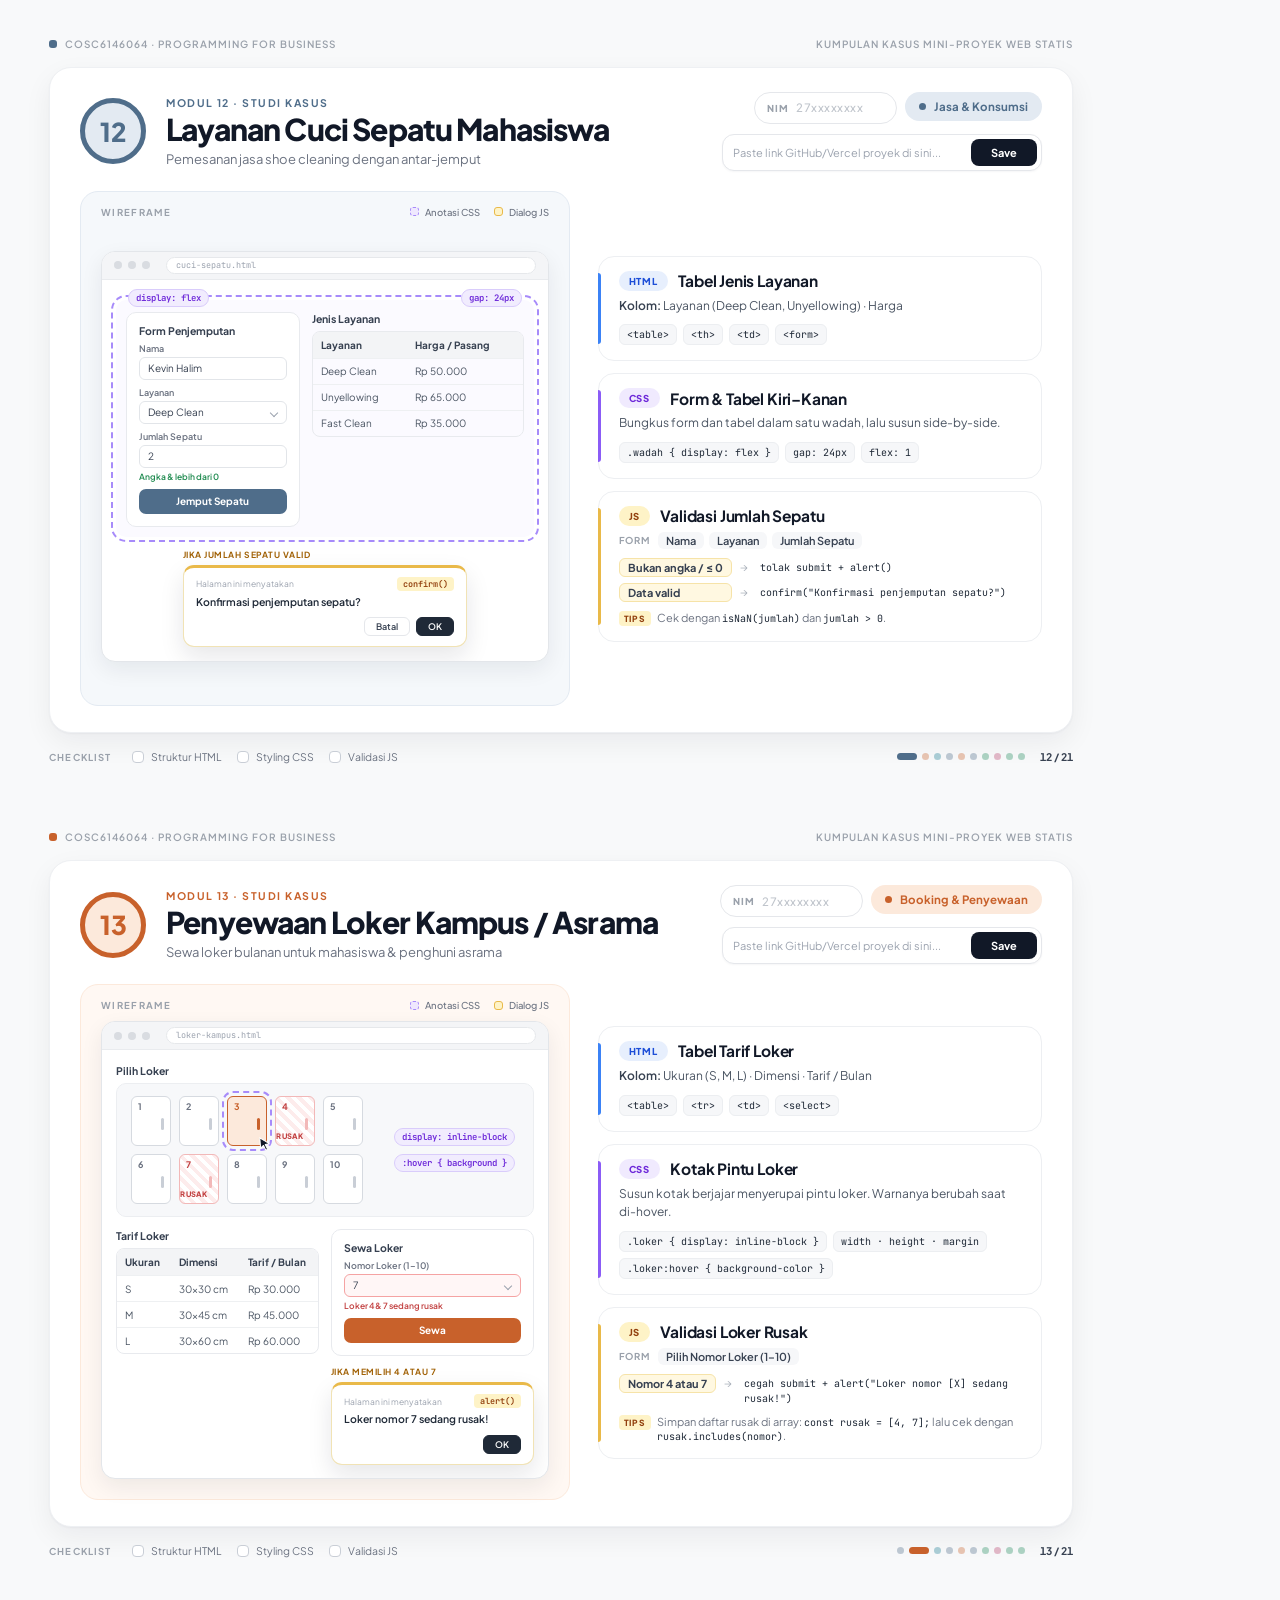
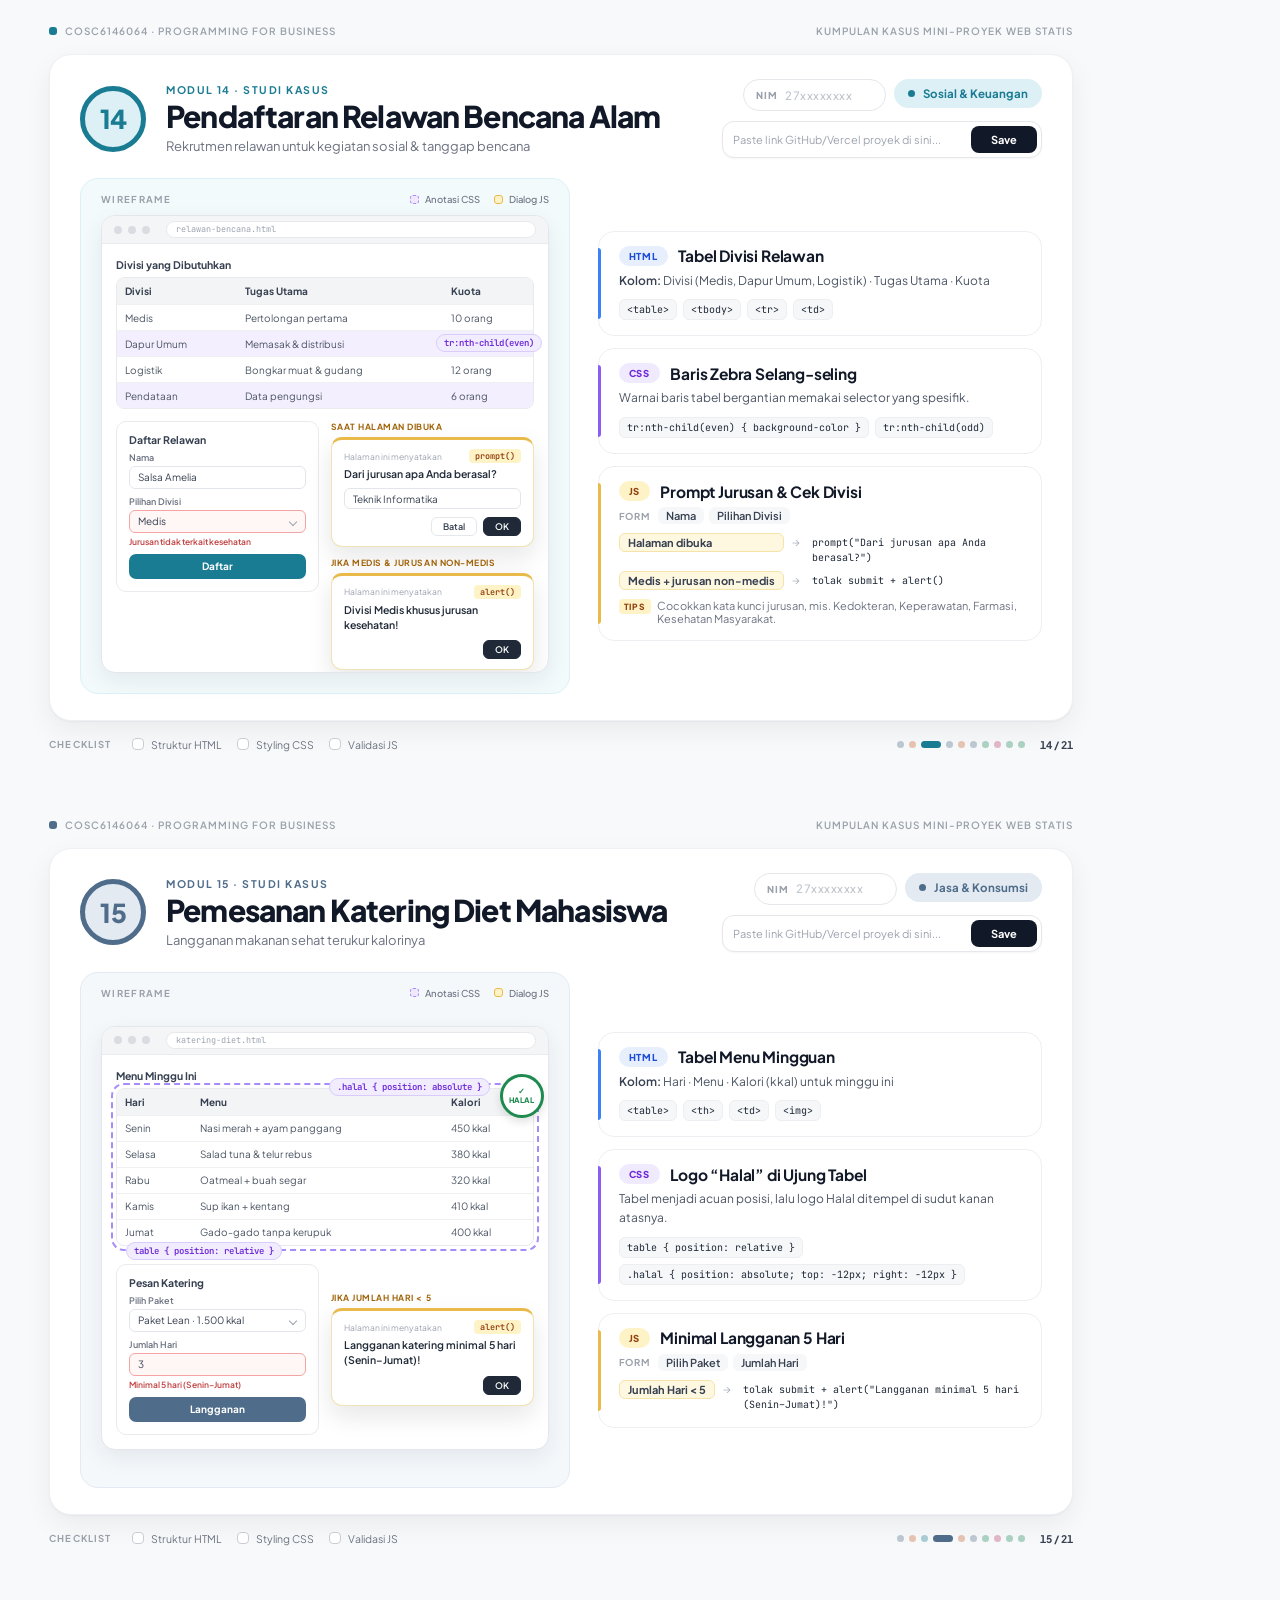
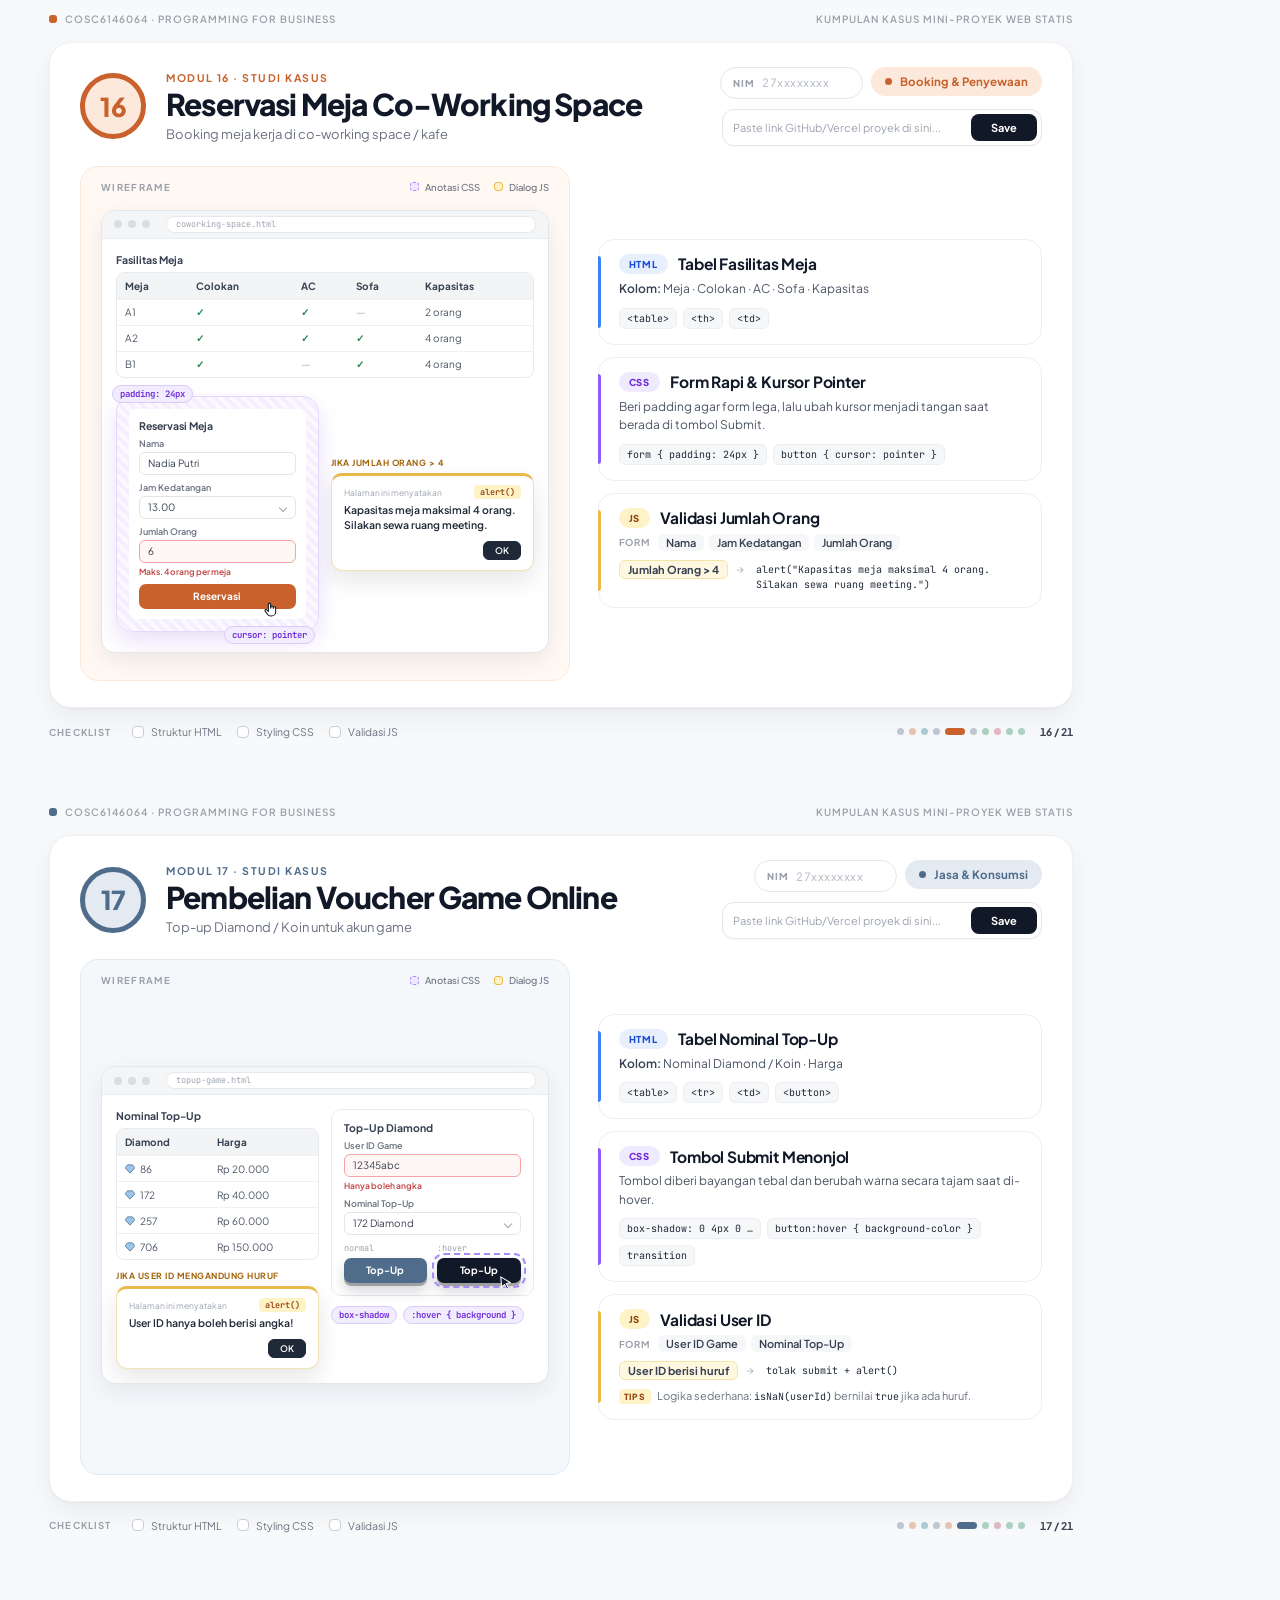
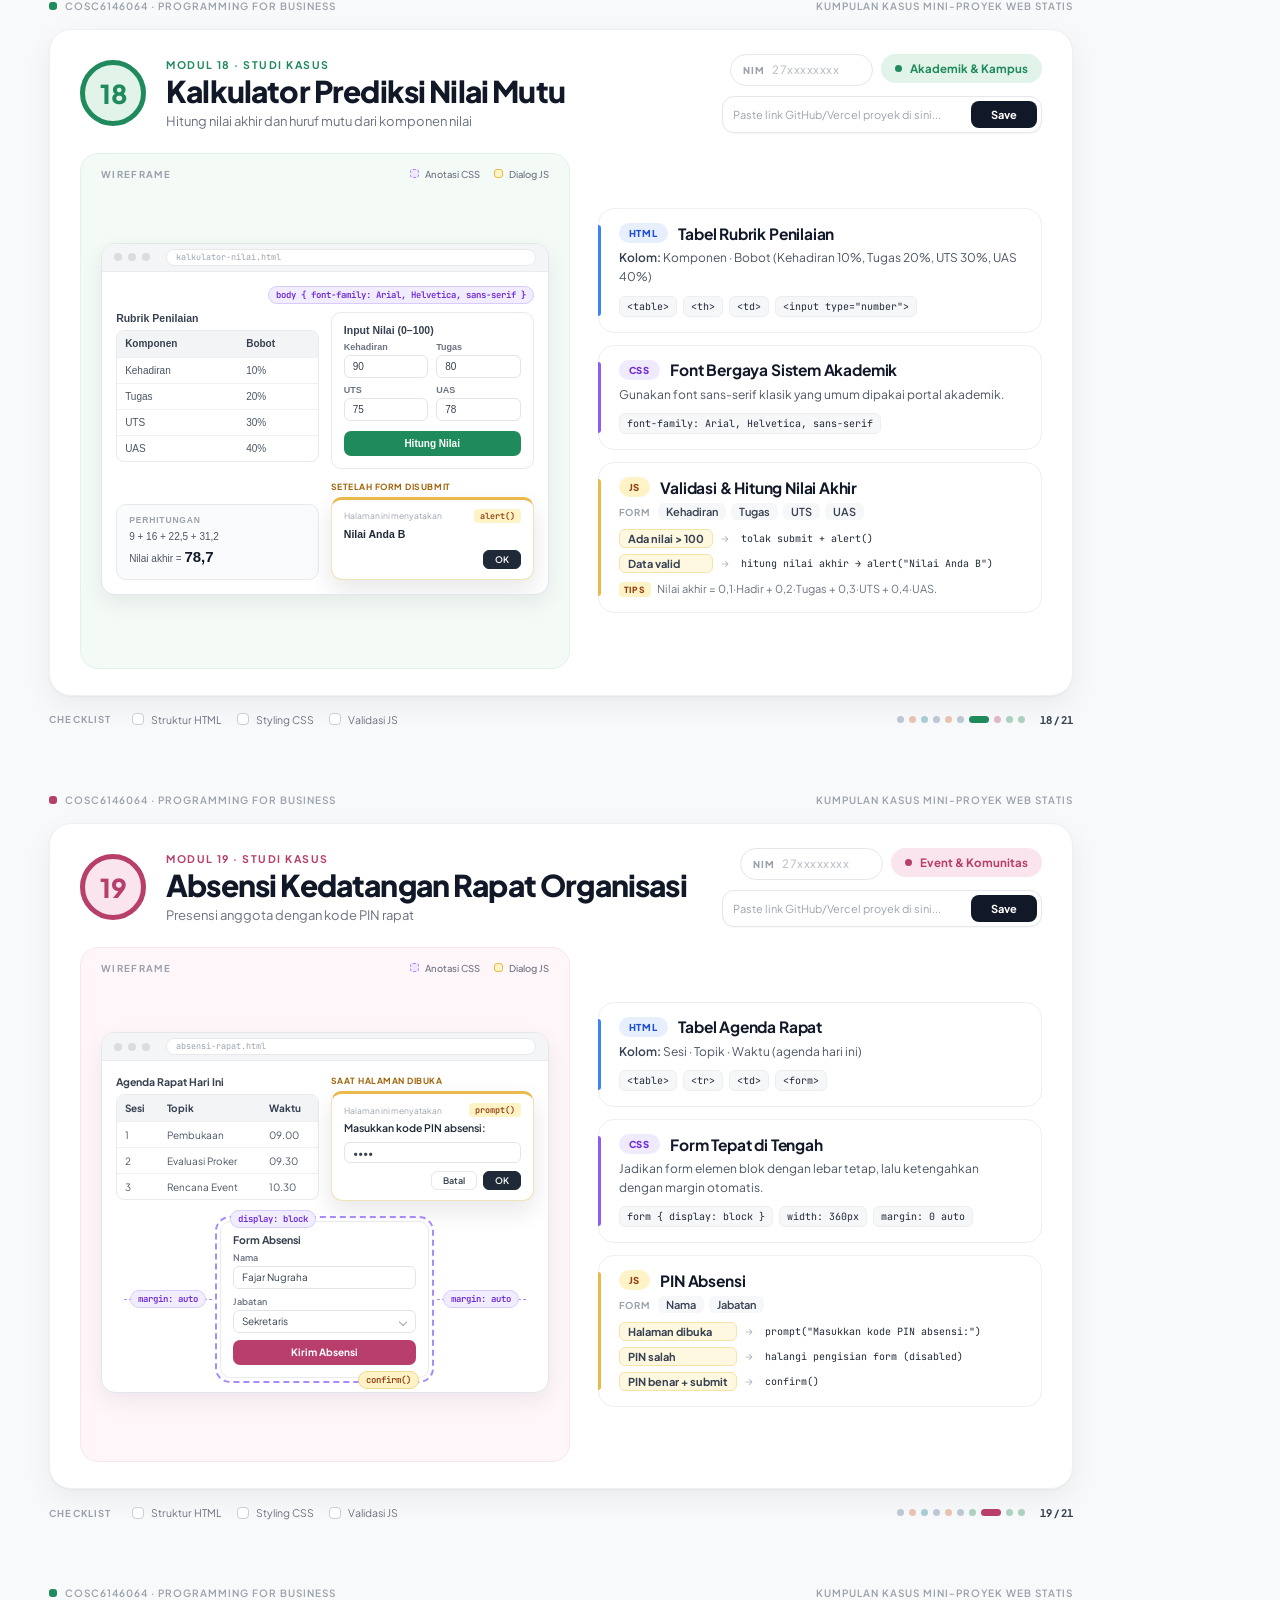
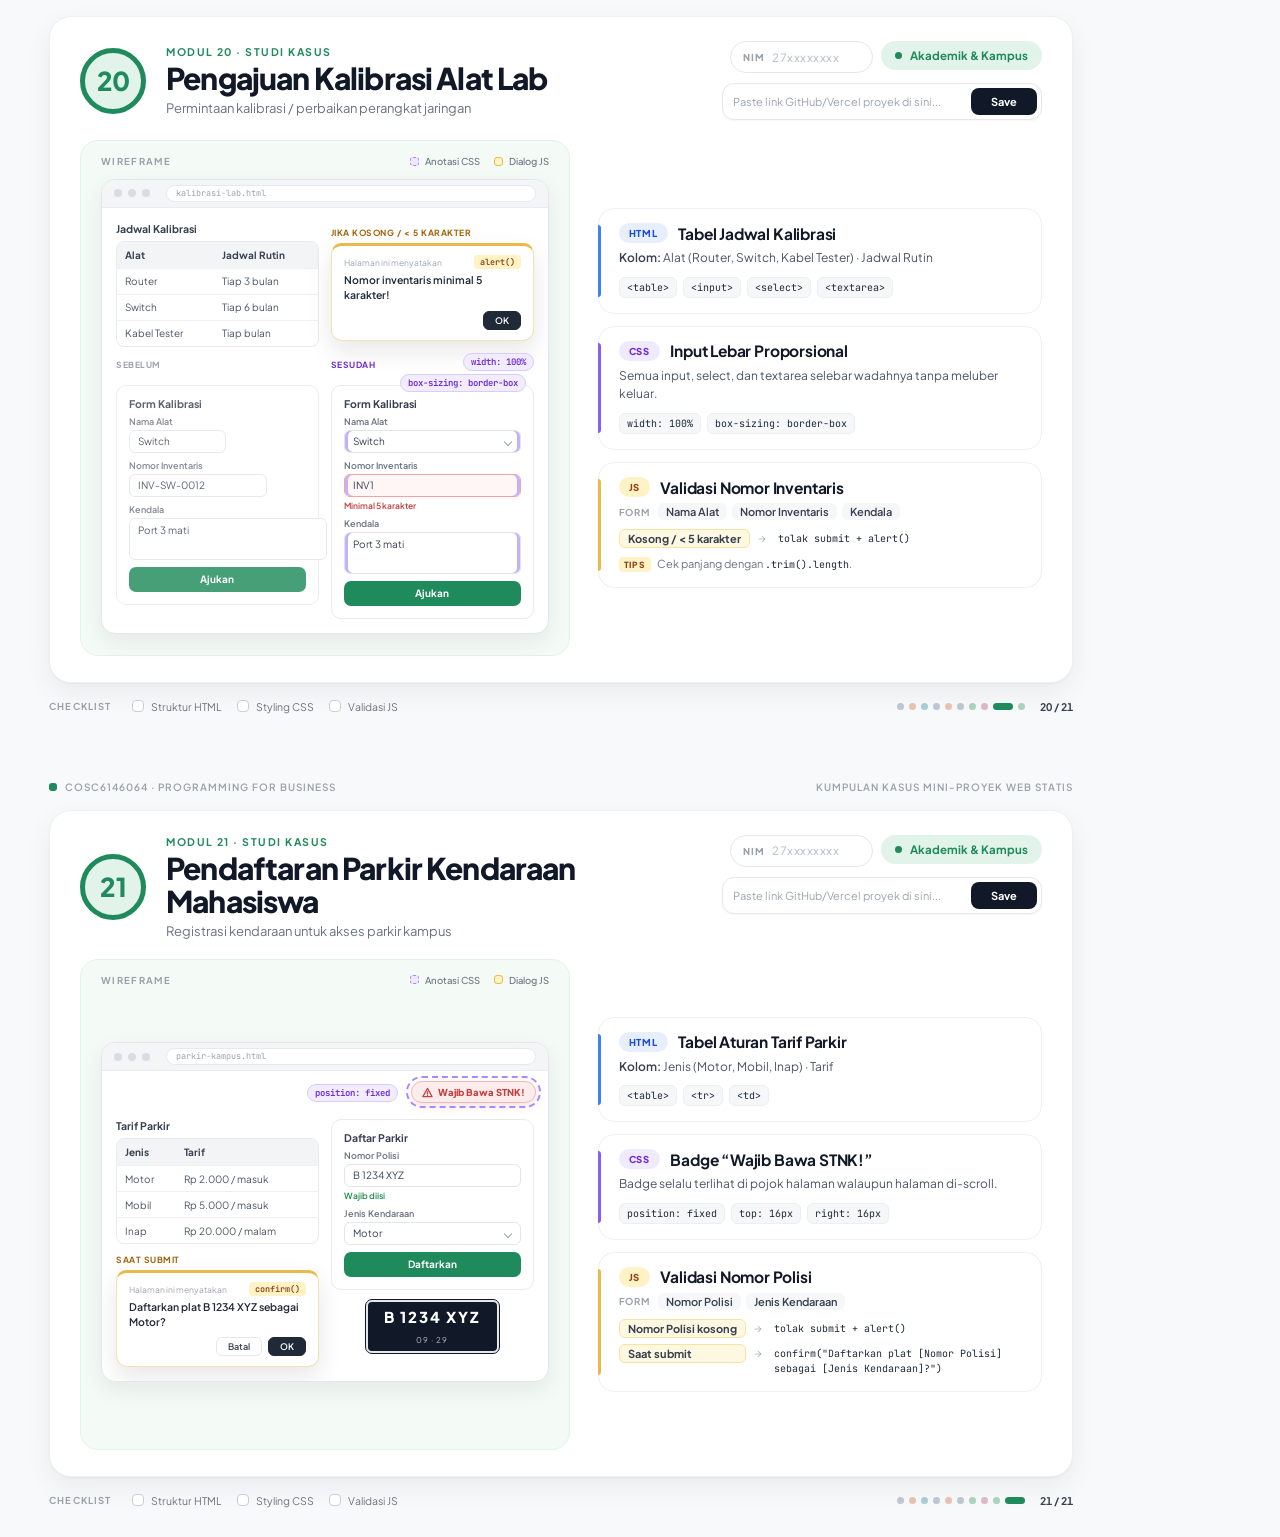
<file: mini-proyek-12-21.html>
<!DOCTYPE html>
<html lang="id">
<head>
<meta charset="UTF-8">
<title>Kumpulan Kasus Mini-Proyek Web Statis (12–21)</title>
<link rel="preconnect" href="https://fonts.googleapis.com">
<link rel="preconnect" href="https://fonts.gstatic.com" crossorigin>
<link href="https://fonts.googleapis.com/css2?family=Plus+Jakarta+Sans:wght@400;500;600;700;800&family=JetBrains+Mono:wght@400;500;600&display=block" rel="stylesheet">
<link rel="stylesheet" href="assets/deck.css">
<script src="assets/deck.js"></script>
</head>
<body>
<main id="app"></main>

<script>
/* Ikon kecil khusus set ini */
const Y = '<span class="yes">✓</span>';
const N = '<span class="nomark">—</span>';
const GEM = '<svg width="10" height="10" viewBox="0 0 12 12" style="vertical-align:-1px; margin-right:5px"><path d="M3 1h6l3 3.5L6 11 0 4.5z" fill="#9CC3EA" stroke="#4F6D8A" stroke-width=".9" stroke-linejoin="round"/></svg>';
const WARN = '<svg width="11" height="11" viewBox="0 0 24 24"><path d="M12 3l10 18H2z" fill="none" stroke="#C24141" stroke-width="2.6" stroke-linejoin="round"/><path d="M12 10v5M12 18v.5" stroke="#C24141" stroke-width="2.6" stroke-linecap="round"/></svg>';
const locker = n => {
  const broken = n === 4 || n === 7;
  const hover = n === 3;
  return `<span class="loker ${broken ? 'broken' : ''} ${hover ? 'hover hl' : ''}"><b>${n}</b>${broken ? '<i>RUSAK</i>' : ''}${hover ? CURSOR('right:-6px; bottom:-6px') : ''}</span>`;
};

/* ===================== Data modul 12–21 ===================== */
const PROJECTS = [
  /* 12 */
  {
    cat: 'jasa',
    title: 'Layanan Cuci Sepatu Mahasiswa',
    sub: 'Pemesanan jasa shoe cleaning dengan antar-jemput',
    html: { title: 'Tabel Jenis Layanan', desc: '<b>Kolom:</b> Layanan (Deep Clean, Unyellowing) · Harga', chips: ['<table>', '<th>', '<td>', '<form>'] },
    css:  { title: 'Form & Tabel Kiri–Kanan', desc: 'Bungkus form dan tabel dalam satu wadah, lalu susun side-by-side.', chips: ['.wadah { display: flex }', 'gap: 24px', 'flex: 1'] },
    js:   { title: 'Validasi Jumlah Sepatu', fields: ['Nama', 'Layanan', 'Jumlah Sepatu'],
            rules: [['Bukan angka / ≤ 0', 'tolak submit + alert()'], ['Data valid', 'confirm("Konfirmasi penjemputan sepatu?")']],
            tip: 'Cek dengan <code>isNaN(jumlah)</code> dan <code>jumlah &gt; 0</code>.' },
    visual: browser('cuci-sepatu.html', `
      <div class="rel flexbox hl" style="margin-top:6px">
        <div style="flex:.9; min-width:0">${F('Form Penjemputan', [
          { l: 'Nama', v: 'Kevin Halim' },
          { l: 'Layanan', v: 'Deep Clean', sel: 1 },
          { l: 'Jumlah Sepatu', v: '2', ok: 1, hint: 'Angka & lebih dari 0' },
        ], 'Jemput Sepatu')}</div>
        <div style="flex:1.1; min-width:0">
          <div class="wf-title">Jenis Layanan</div>
          ${T(['Layanan', 'Harga / Pasang'], [
            ['Deep Clean', 'Rp 50.000'],
            ['Unyellowing', 'Rp 65.000'],
            ['Fast Clean', 'Rp 35.000'],
          ])}
        </div>
        <span class="anno" style="top:-11px; left:12px">display: flex</span>
        <span class="anno" style="top:-11px; right:12px">gap: 24px</span>
      </div>
      ${D('confirm', 'Konfirmasi penjemputan sepatu?', 'Jika jumlah sepatu valid', { style: 'width:68%; align-self:center' })}`),
  },

  /* 13 */
  {
    cat: 'booking',
    title: 'Penyewaan Loker Kampus / Asrama',
    sub: 'Sewa loker bulanan untuk mahasiswa & penghuni asrama',
    html: { title: 'Tabel Tarif Loker', desc: '<b>Kolom:</b> Ukuran (S, M, L) · Dimensi · Tarif / Bulan', chips: ['<table>', '<tr>', '<td>', '<select>'] },
    css:  { title: 'Kotak Pintu Loker', desc: 'Susun kotak berjajar menyerupai pintu loker. Warnanya berubah saat di-hover.', chips: ['.loker { display: inline-block }', 'width · height · margin', '.loker:hover { background-color }'] },
    js:   { title: 'Validasi Loker Rusak', fields: ['Pilih Nomor Loker (1–10)'],
            rules: [['Nomor 4 atau 7', 'cegah submit + alert("Loker nomor [X] sedang rusak!")']],
            tip: 'Simpan daftar rusak di array: <code>const rusak = [4, 7];</code> lalu cek dengan <code>rusak.includes(nomor)</code>.' },
    visual: browser('loker-kampus.html', `
      <div>
        <div class="wf-title">Pilih Loker</div>
        <div class="loker-wall">
          <div class="loker-group">${[1, 2, 3, 4, 5, 6, 7, 8, 9, 10].map(locker).join('')}</div>
          <div class="loker-notes">
            <span class="anno static">display: inline-block</span>
            <span class="anno static">:hover { background }</span>
          </div>
        </div>
      </div>
      <div class="row">
        <div class="col">
          <div>
            <div class="wf-title">Tarif Loker</div>
            ${T(['Ukuran', 'Dimensi', 'Tarif / Bulan'], [
              ['S', '30×30 cm', 'Rp 30.000'],
              ['M', '30×45 cm', 'Rp 45.000'],
              ['L', '30×60 cm', 'Rp 60.000'],
            ])}
          </div>
        </div>
        <div class="col">
          ${F('Sewa Loker', [{ l: 'Nomor Loker (1–10)', v: '7', sel: 1, err: 1, hint: 'Loker 4 & 7 sedang rusak' }], 'Sewa')}
          ${D('alert', 'Loker nomor 7 sedang rusak!', 'Jika memilih 4 atau 7')}
        </div>
      </div>`),
  },

  /* 14 */
  {
    cat: 'sosial',
    title: 'Pendaftaran Relawan Bencana Alam',
    sub: 'Rekrutmen relawan untuk kegiatan sosial & tanggap bencana',
    html: { title: 'Tabel Divisi Relawan', desc: '<b>Kolom:</b> Divisi (Medis, Dapur Umum, Logistik) · Tugas Utama · Kuota', chips: ['<table>', '<tbody>', '<tr>', '<td>'] },
    css:  { title: 'Baris Zebra Selang-seling', desc: 'Warnai baris tabel bergantian memakai selector yang spesifik.', chips: ['tr:nth-child(even) { background-color }', 'tr:nth-child(odd)'] },
    js:   { title: 'Prompt Jurusan & Cek Divisi', fields: ['Nama', 'Pilihan Divisi'],
            rules: [['Halaman dibuka', 'prompt("Dari jurusan apa Anda berasal?")'], ['Medis + jurusan non-medis', 'tolak submit + alert()']],
            tip: 'Cocokkan kata kunci jurusan, mis. Kedokteran, Keperawatan, Farmasi, Kesehatan Masyarakat.' },
    visual: browser('relawan-bencana.html', `
      <div>
        <div class="wf-title">Divisi yang Dibutuhkan</div>
        <div class="rel">
          ${T(['Divisi', 'Tugas Utama', 'Kuota'], [
            ['Medis', 'Pertolongan pertama', '10 orang'],
            ['Dapur Umum', 'Memasak & distribusi', '15 orang'],
            ['Logistik', 'Bongkar muat & gudang', '12 orang'],
            ['Pendataan', 'Data pengungsi', '6 orang'],
          ], { cls: 'zebra' })}
          <span class="anno" style="top:57px; right:-8px">tr:nth-child(even)</span>
        </div>
      </div>
      <div class="row">
        <div class="col">${F('Daftar Relawan', [
          { l: 'Nama', v: 'Salsa Amelia' },
          { l: 'Pilihan Divisi', v: 'Medis', sel: 1, err: 1, hint: 'Jurusan tidak terkait kesehatan' },
        ], 'Daftar')}</div>
        <div class="col">
          ${D('prompt', 'Dari jurusan apa Anda berasal?', 'Saat halaman dibuka', { val: 'Teknik Informatika' })}
          ${D('alert', 'Divisi Medis khusus jurusan kesehatan!', 'Jika Medis & jurusan non-medis')}
        </div>
      </div>`),
  },

  /* 15 */
  {
    cat: 'jasa',
    title: 'Pemesanan Katering Diet Mahasiswa',
    sub: 'Langganan makanan sehat terukur kalorinya',
    html: { title: 'Tabel Menu Mingguan', desc: '<b>Kolom:</b> Hari · Menu · Kalori (kkal) untuk minggu ini', chips: ['<table>', '<th>', '<td>', '<img>'] },
    css:  { title: 'Logo “Halal” di Ujung Tabel', desc: 'Tabel menjadi acuan posisi, lalu logo Halal ditempel di sudut kanan atasnya.', chips: ['table { position: relative }', '.halal { position: absolute; top: -12px; right: -12px }'] },
    js:   { title: 'Minimal Langganan 5 Hari', fields: ['Pilih Paket', 'Jumlah Hari'],
            rules: [['Jumlah Hari < 5', 'tolak submit + alert("Langganan minimal 5 hari (Senin–Jumat)!")']] },
    visual: browser('katering-diet.html', `
      <div>
        <div class="wf-title">Menu Minggu Ini</div>
        <div class="rel hl" style="border-radius:8px">
          ${T(['Hari', 'Menu', 'Kalori'], [
            ['Senin', 'Nasi merah + ayam panggang', '450 kkal'],
            ['Selasa', 'Salad tuna & telur rebus', '380 kkal'],
            ['Rabu', 'Oatmeal + buah segar', '320 kkal'],
            ['Kamis', 'Sup ikan + kentang', '410 kkal'],
            ['Jumat', 'Gado-gado tanpa kerupuk', '400 kkal'],
          ])}
          <div class="halal"><span>✓<br>HALAL</span></div>
          <span class="anno" style="bottom:-14px; left:10px">table { position: relative }</span>
          <span class="anno" style="top:-10px; right:44px">.halal { position: absolute }</span>
        </div>
      </div>
      <div class="row" style="margin-top:6px">
        <div class="col">${F('Pesan Katering', [
          { l: 'Pilih Paket', v: 'Paket Lean · 1.500 kkal', sel: 1 },
          { l: 'Jumlah Hari', v: '3', err: 1, hint: 'Minimal 5 hari (Senin–Jumat)' },
        ], 'Langganan')}</div>
        <div class="col center">${D('alert', 'Langganan katering minimal 5 hari (Senin–Jumat)!', 'Jika jumlah hari < 5')}</div>
      </div>`),
  },

  /* 16 */
  {
    cat: 'booking',
    title: 'Reservasi Meja Co-Working Space',
    sub: 'Booking meja kerja di co-working space / kafe',
    html: { title: 'Tabel Fasilitas Meja', desc: '<b>Kolom:</b> Meja · Colokan · AC · Sofa · Kapasitas', chips: ['<table>', '<th>', '<td>'] },
    css:  { title: 'Form Rapi & Kursor Pointer', desc: 'Beri padding agar form lega, lalu ubah kursor menjadi tangan saat berada di tombol Submit.', chips: ['form { padding: 24px }', 'button { cursor: pointer }'] },
    js:   { title: 'Validasi Jumlah Orang', fields: ['Nama', 'Jam Kedatangan', 'Jumlah Orang'],
            rules: [['Jumlah Orang > 4', 'alert("Kapasitas meja maksimal 4 orang. Silakan sewa ruang meeting.")']] },
    visual: browser('coworking-space.html', `
      <div>
        <div class="wf-title">Fasilitas Meja</div>
        ${T(['Meja', 'Colokan', 'AC', 'Sofa', 'Kapasitas'], [
          ['A1', Y, Y, N, '2 orang'],
          ['A2', Y, Y, Y, '4 orang'],
          ['B1', Y, N, Y, '4 orang'],
        ])}
      </div>
      <div class="row" style="align-items:center">
        <div class="col">
          <div class="rel" style="margin:6px 0">
            <div class="boxcard" style="padding:12px">
              <div class="inner">${F('Reservasi Meja', [
                { l: 'Nama', v: 'Nadia Putri' },
                { l: 'Jam Kedatangan', v: '13.00', sel: 1 },
                { l: 'Jumlah Orang', v: '6', err: 1, hint: 'Maks. 4 orang per meja' },
              ], 'Reservasi', { cls: 'bare' })}</div>
            </div>
            ${HAND('right:40px; bottom:14px')}
            <span class="anno" style="top:-11px; left:-4px">padding: 24px</span>
            <span class="anno" style="bottom:-12px; right:4px">cursor: pointer</span>
          </div>
        </div>
        <div class="col center">${D('alert', 'Kapasitas meja maksimal 4 orang. Silakan sewa ruang meeting.', 'Jika jumlah orang > 4')}</div>
      </div>`),
  },

  /* 17 */
  {
    cat: 'jasa',
    title: 'Pembelian Voucher Game Online',
    sub: 'Top-up Diamond / Koin untuk akun game',
    html: { title: 'Tabel Nominal Top-Up', desc: '<b>Kolom:</b> Nominal Diamond / Koin · Harga', chips: ['<table>', '<tr>', '<td>', '<button>'] },
    css:  { title: 'Tombol Submit Menonjol', desc: 'Tombol diberi bayangan tebal dan berubah warna secara tajam saat di-hover.', chips: ['box-shadow: 0 4px 0 …', 'button:hover { background-color }', 'transition'] },
    js:   { title: 'Validasi User ID', fields: ['User ID Game', 'Nominal Top-Up'],
            rules: [['User ID berisi huruf', 'tolak submit + alert()']],
            tip: 'Logika sederhana: <code>isNaN(userId)</code> bernilai <code>true</code> jika ada huruf.' },
    visual: browser('topup-game.html', `
      <div class="row">
        <div class="col">
          <div>
            <div class="wf-title">Nominal Top-Up</div>
            ${T(['Diamond', 'Harga'], [
              [GEM + '86', 'Rp 20.000'],
              [GEM + '172', 'Rp 40.000'],
              [GEM + '257', 'Rp 60.000'],
              [GEM + '706', 'Rp 150.000'],
            ])}
          </div>
          ${D('alert', 'User ID hanya boleh berisi angka!', 'Jika User ID mengandung huruf')}
        </div>
        <div class="col">
          ${F('Top-Up Diamond', [
            { l: 'User ID Game', v: '12345abc', err: 1, hint: 'Hanya boleh angka' },
            { l: 'Nominal Top-Up', v: '172 Diamond', sel: 1 },
          ], '', { btnHtml: `
            <div class="btn-states">
              <div><div class="state-lbl">normal</div><div class="btn pop">Top-Up</div></div>
              <div class="rel"><div class="state-lbl">:hover</div><div class="btn pop hover hl">Top-Up</div>${CURSOR('right:8px; bottom:-7px')}</div>
            </div>` })}
          <div class="anno-row">
            <span class="anno static">box-shadow</span>
            <span class="anno static">:hover { background }</span>
          </div>
        </div>
      </div>`),
  },

  /* 18 */
  {
    cat: 'akademik',
    title: 'Kalkulator Prediksi Nilai Mutu',
    sub: 'Hitung nilai akhir dan huruf mutu dari komponen nilai',
    html: { title: 'Tabel Rubrik Penilaian', desc: '<b>Kolom:</b> Komponen · Bobot (Kehadiran 10%, Tugas 20%, UTS 30%, UAS 40%)', chips: ['<table>', '<th>', '<td>', '<input type="number">'] },
    css:  { title: 'Font Bergaya Sistem Akademik', desc: 'Gunakan font sans-serif klasik yang umum dipakai portal akademik.', chips: ['font-family: Arial, Helvetica, sans-serif'] },
    js:   { title: 'Validasi & Hitung Nilai Akhir', fields: ['Kehadiran', 'Tugas', 'UTS', 'UAS'],
            rules: [['Ada nilai > 100', 'tolak submit + alert()'], ['Data valid', 'hitung nilai akhir → alert("Nilai Anda B")']],
            tip: 'Nilai akhir = 0,1·Hadir + 0,2·Tugas + 0,3·UTS + 0,4·UAS.' },
    visual: browser('kalkulator-nilai.html', `
      <div class="anno-row" style="justify-content:flex-end; margin-bottom:-4px">
        <span class="anno static">body { font-family: Arial, Helvetica, sans-serif }</span>
      </div>
      <div class="arial" style="display:flex; flex-direction:column; gap:12px">
        <div class="row">
          <div class="col">
            <div>
              <div class="wf-title">Rubrik Penilaian</div>
              ${T(['Komponen', 'Bobot'], [
                ['Kehadiran', '10%'],
                ['Tugas', '20%'],
                ['UTS', '30%'],
                ['UAS', '40%'],
              ])}
            </div>
          </div>
          <div class="col">${F('Input Nilai (0–100)', [
            { l: 'Kehadiran', v: '90' },
            { l: 'Tugas', v: '80' },
            { l: 'UTS', v: '75' },
            { l: 'UAS', v: '78' },
          ], 'Hitung Nilai', { grid: 1 })}</div>
        </div>
        <div class="row" style="align-items:flex-end">
          <div class="col">
            <div class="calc">
              <small>Perhitungan</small>
              <div>9 + 16 + 22,5 + 31,2</div>
              <div>Nilai akhir = <b>78,7</b></div>
            </div>
          </div>
          <div class="col">${D('alert', 'Nilai Anda B', 'Setelah form disubmit')}</div>
        </div>
      </div>`),
  },

  /* 19 */
  {
    cat: 'event',
    title: 'Absensi Kedatangan Rapat Organisasi',
    sub: 'Presensi anggota dengan kode PIN rapat',
    html: { title: 'Tabel Agenda Rapat', desc: '<b>Kolom:</b> Sesi · Topik · Waktu (agenda hari ini)', chips: ['<table>', '<tr>', '<td>', '<form>'] },
    css:  { title: 'Form Tepat di Tengah', desc: 'Jadikan form elemen blok dengan lebar tetap, lalu ketengahkan dengan margin otomatis.', chips: ['form { display: block }', 'width: 360px', 'margin: 0 auto'] },
    js:   { title: 'PIN Absensi', fields: ['Nama', 'Jabatan'],
            rules: [['Halaman dibuka', 'prompt("Masukkan kode PIN absensi:")'], ['PIN salah', 'halangi pengisian form (disabled)'], ['PIN benar + submit', 'confirm()']] },
    visual: browser('absensi-rapat.html', `
      <div class="row">
        <div class="col">
          <div>
            <div class="wf-title">Agenda Rapat Hari Ini</div>
            ${T(['Sesi', 'Topik', 'Waktu'], [
              ['1', 'Pembukaan', '09.00'],
              ['2', 'Evaluasi Proker', '09.30'],
              ['3', 'Rencana Event', '10.30'],
            ])}
          </div>
        </div>
        <div class="col center">${D('prompt', 'Masukkan kode PIN absensi:', 'Saat halaman dibuka', { val: '••••' })}</div>
      </div>
      <div class="center-demo">
        <div class="gap"><span class="anno">margin: auto</span></div>
        <div class="rel hl" style="width:50%; flex:none; border-radius:10px">
          ${F('Form Absensi', [
            { l: 'Nama', v: 'Fajar Nugraha' },
            { l: 'Jabatan', v: 'Sekretaris', sel: 1 },
          ], 'Kirim Absensi')}
          <span class="anno" style="top:-11px; left:10px">display: block</span>
          <span class="anno js" style="bottom:-11px; right:10px">confirm()</span>
        </div>
        <div class="gap"><span class="anno">margin: auto</span></div>
      </div>`),
  },

  /* 20 */
  {
    cat: 'akademik',
    title: 'Pengajuan Kalibrasi Alat Lab',
    sub: 'Permintaan kalibrasi / perbaikan perangkat jaringan',
    html: { title: 'Tabel Jadwal Kalibrasi', desc: '<b>Kolom:</b> Alat (Router, Switch, Kabel Tester) · Jadwal Rutin', chips: ['<table>', '<input>', '<select>', '<textarea>'] },
    css:  { title: 'Input Lebar Proporsional', desc: 'Semua input, select, dan textarea selebar wadahnya tanpa meluber keluar.', chips: ['width: 100%', 'box-sizing: border-box'] },
    js:   { title: 'Validasi Nomor Inventaris', fields: ['Nama Alat', 'Nomor Inventaris', 'Kendala'],
            rules: [['Kosong / < 5 karakter', 'tolak submit + alert()']],
            tip: 'Cek panjang dengan <code>.trim().length</code>.' },
    visual: browser('kalibrasi-lab.html', `
      <div class="row">
        <div class="col">
          <div>
            <div class="wf-title">Jadwal Kalibrasi</div>
            ${T(['Alat', 'Jadwal Rutin'], [
              ['Router', 'Tiap 3 bulan'],
              ['Switch', 'Tiap 6 bulan'],
              ['Kabel Tester', 'Tiap bulan'],
            ])}
          </div>
        </div>
        <div class="col center">${D('alert', 'Nomor inventaris minimal 5 karakter!', 'Jika kosong / < 5 karakter')}</div>
      </div>
      <div class="row">
        <div class="col">
          <div class="cap" style="color:#9AA1AB">Sebelum</div>
          ${F('Form Kalibrasi', [
            { l: 'Nama Alat', v: 'Switch', w: '55%' },
            { l: 'Nomor Inventaris', v: 'INV-SW-0012', w: '78%' },
            { l: 'Kendala', v: 'Port 3 mati', area: 1, w: '112%' },
          ], 'Ajukan', { cls: 'muted' })}
        </div>
        <div class="col">
          <div style="display:flex; justify-content:space-between; align-items:flex-start">
            <div class="cap" style="color:#6D28D9">Sesudah</div>
            <span class="anno static" style="margin-top:-6px">width: 100%</span>
          </div>
          <div class="rel">
            ${F('Form Kalibrasi', [
              { l: 'Nama Alat', v: 'Switch', sel: 1 },
              { l: 'Nomor Inventaris', v: 'INV1', err: 1, hint: 'Minimal 5 karakter' },
              { l: 'Kendala', v: 'Port 3 mati', area: 1 },
            ], 'Ajukan', { cls: 'full' })}
            <span class="anno" style="top:-11px; right:8px">box-sizing: border-box</span>
          </div>
        </div>
      </div>`),
  },

  /* 21 */
  {
    cat: 'akademik',
    title: 'Pendaftaran Parkir Kendaraan Mahasiswa',
    sub: 'Registrasi kendaraan untuk akses parkir kampus',
    html: { title: 'Tabel Aturan Tarif Parkir', desc: '<b>Kolom:</b> Jenis (Motor, Mobil, Inap) · Tarif', chips: ['<table>', '<tr>', '<td>'] },
    css:  { title: 'Badge “Wajib Bawa STNK!”', desc: 'Badge selalu terlihat di pojok halaman walaupun halaman di-scroll.', chips: ['position: fixed', 'top: 16px', 'right: 16px'] },
    js:   { title: 'Validasi Nomor Polisi', fields: ['Nomor Polisi', 'Jenis Kendaraan'],
            rules: [['Nomor Polisi kosong', 'tolak submit + alert()'], ['Saat submit', 'confirm("Daftarkan plat [Nomor Polisi] sebagai [Jenis Kendaraan]?")']] },
    visual: browser('parkir-kampus.html', `
      <div class="stnk hl">${WARN}Wajib Bawa STNK!</div>
      <span class="anno" style="top:13px; right:150px">position: fixed</span>
      <div style="height:22px"></div>
      <div class="row">
        <div class="col">
          <div>
            <div class="wf-title">Tarif Parkir</div>
            ${T(['Jenis', 'Tarif'], [
              ['Motor', 'Rp 2.000 / masuk'],
              ['Mobil', 'Rp 5.000 / masuk'],
              ['Inap', 'Rp 20.000 / malam'],
            ])}
          </div>
          ${D('confirm', 'Daftarkan plat B 1234 XYZ sebagai Motor?', 'Saat submit')}
        </div>
        <div class="col">
          ${F('Daftar Parkir', [
            { l: 'Nomor Polisi', v: 'B 1234 XYZ', ok: 1, hint: 'Wajib diisi' },
            { l: 'Jenis Kendaraan', v: 'Motor', sel: 1 },
          ], 'Daftarkan')}
          <div class="plate"><b>B 1234 XYZ</b><span>09 · 29</span></div>
        </div>
      </div>`),
  },
];

renderDeck({ projects: PROJECTS, start: 12, total: 21, series: 'Kumpulan Kasus Mini-Proyek Web Statis' });
</script>
</body>
</html>
</file>
<file: assets/deck.css>
:root {
    --bg: #F8F9FA;
    --ink: #111827;
    --ink2: #374151;
    --muted: #6B7280;
    --line: #E9ECEF;
    --mono: 'JetBrains Mono', Consolas, monospace;
  }
  @page { size: 297mm 210mm; margin: 0; }
  * { box-sizing: border-box; margin: 0; padding: 0; }
  html, body { background: var(--bg); }
  body {
    font-family: 'Plus Jakarta Sans', 'Inter', 'Segoe UI', sans-serif;
    color: var(--ink);
    -webkit-print-color-adjust: exact;
    print-color-adjust: exact;
  }

  /* ---------- Halaman ---------- */
  .page {
    width: 297mm; height: 210mm;
    padding: 10mm 13mm 8mm;
    display: flex; flex-direction: column; gap: 4.5mm;
    background: var(--bg);
    overflow: hidden;
    break-after: page; page-break-after: always;
  }
  .page:last-child { break-after: auto; page-break-after: auto; }

  .topbar {
    display: flex; justify-content: space-between; align-items: center;
    font-size: 10px; font-weight: 600; letter-spacing: .1em; text-transform: uppercase;
    color: #9AA1AB;
  }
  .topbar .brand { display: flex; align-items: center; gap: 8px; }
  .topbar .brand i { width: 8px; height: 8px; border-radius: 3px; background: var(--acc); }

  /* ---------- Kartu ---------- */
  .card {
    flex: 1; min-height: 0;
    background: #fff;
    border: 1px solid #EEF0F3;
    border-radius: 22px;
    box-shadow: 0 1px 2px rgba(16,24,40,.04), 0 10px 28px rgba(16,24,40,.06);
    padding: 24px 30px 26px;
    display: flex; flex-direction: column; gap: 20px;
  }
  .card-head { display: flex; align-items: center; gap: 20px; }
  .num {
    flex: none; width: 66px; height: 66px; border-radius: 50%;
    border: 5px solid var(--acc); background: var(--acc-bg); color: var(--acc);
    display: grid; place-items: center;
    font-size: 26px; font-weight: 800; letter-spacing: -.02em;
  }
  .eyebrow { font-size: 10.5px; font-weight: 700; letter-spacing: .14em; text-transform: uppercase; color: var(--acc); margin-bottom: 4px; }
  .title { font-size: 30px; font-weight: 800; letter-spacing: -.028em; line-height: 1.1; color: var(--ink); }
  .subtitle { font-size: 13px; color: var(--muted); margin-top: 5px; }
  .cat {
    margin-left: auto; align-self: flex-start;
    display: inline-flex; align-items: center; gap: 8px;
    padding: 7px 14px; border-radius: 999px;
    background: var(--acc-bg); color: var(--acc);
    font-size: 11.5px; font-weight: 700;
  }
  .cat i { width: 7px; height: 7px; border-radius: 50%; background: var(--acc); }

  .card-body { flex: 1; min-height: 0; display: grid; grid-template-columns: 1.1fr 1fr; gap: 28px; }

  /* ---------- Area visual ---------- */
  .visual {
    background: var(--acc-soft);
    border: 1px solid var(--acc-bg);
    border-radius: 18px;
    padding: 14px 20px 20px;
    display: flex; flex-direction: column; gap: 10px; min-height: 0;
  }
  .vis-top { display: flex; justify-content: space-between; align-items: center; }
  .vis-label { font-size: 9.5px; font-weight: 700; letter-spacing: .14em; text-transform: uppercase; color: #9AA1AB; }
  .legend { display: flex; align-items: center; gap: 6px; font-size: 9.5px; color: var(--muted); font-weight: 500; }
  .legend i { width: 9px; height: 9px; border-radius: 3px; margin-left: 8px; }
  .legend .lg-css { background: #EFE8FE; border: 1.5px dashed #A78BFA; }
  .legend .lg-js { background: #FEF3C7; border: 1.5px solid #E9B949; }
  .vis-stage { flex: 1; display: flex; flex-direction: column; justify-content: center; min-height: 0; }

  /* Browser mock */
  .browser {
    background: #fff; border: 1px solid #E3E6EA; border-radius: 14px; overflow: hidden;
    box-shadow: 0 8px 22px rgba(16,24,40,.07);
  }
  .bbar { height: 28px; background: #F4F5F7; border-bottom: 1px solid #E9EBEE; display: flex; align-items: center; gap: 6px; padding: 0 12px; }
  .bbar i { width: 8px; height: 8px; border-radius: 50%; background: #D9DCE1; }
  .url {
    margin-left: 10px; flex: 1; height: 17px; border-radius: 9px; background: #fff; border: 1px solid #E6E8EB;
    font-family: var(--mono); font-size: 8.5px; color: #9CA3AF; padding: 0 9px; line-height: 15px;
  }
  .vp { position: relative; padding: 14px; display: flex; flex-direction: column; gap: 12px; }

  .row { display: flex; gap: 12px; }
  .col { flex: 1; min-width: 0; display: flex; flex-direction: column; gap: 10px; }
  .col.center { justify-content: center; }
  .rel { position: relative; }

  .wf-title { font-size: 10.5px; font-weight: 700; color: var(--ink2); margin-bottom: 6px; }

  .wf-table { width: 100%; border-collapse: separate; border-spacing: 0; font-size: 10px; border: 1px solid #E8EAEE; border-radius: 8px; overflow: hidden; }
  .wf-table th { background: #F3F4F6; text-align: left; font-weight: 700; color: var(--ink2); height: 26px; padding: 0 8px; white-space: nowrap; }
  .wf-table td { height: 26px; padding: 0 8px; color: #4B5563; border-top: 1px solid #EEF0F2; white-space: nowrap; }
  .wf-table th.sticky { background: #F1EBFF; border-bottom: 1.5px dashed #A78BFA; }
  .wf-table tr.is-hover td { background: #F7F3FF; color: var(--ink); }

  .pill { display: inline-block; font-size: 9px; font-weight: 700; padding: 2px 7px; border-radius: 999px; }
  .pill.ok { background: #E6F6EC; color: #1E8A4F; }
  .pill.no { background: #FDECEC; color: #C24141; }
  .pill.warn { background: #FEF4DC; color: #A16207; }
  .pill.gray { background: #F1F2F4; color: #6B7280; }

  .wf-form { border: 1px solid #E8EAEE; border-radius: 10px; padding: 11px 12px 12px; background: #fff; }
  .wf-form.bare { border: 0; padding: 0; }
  .field { margin-bottom: 7px; }
  .field label { display: block; font-size: 9px; font-weight: 600; color: #6B7280; margin-bottom: 3px; }
  .input {
    position: relative; height: 23px; border: 1px solid #E2E5E9; border-radius: 6px; padding: 0 8px;
    font-size: 10px; line-height: 21px; color: var(--ink2); background: #fff; white-space: nowrap; overflow: hidden;
  }
  .input.select::after { content: ''; position: absolute; right: 9px; top: 8px; width: 5px; height: 5px; border-right: 1.5px solid #9CA3AF; border-bottom: 1.5px solid #9CA3AF; transform: rotate(45deg); }
  .input.area { height: 42px; white-space: normal; line-height: 1.4; padding-top: 4px; }
  .field small { display: block; font-size: 8.5px; color: #6B7280; margin-top: 3px; }
  .field.err .input { border-color: #F5A3A3; background: #FFF6F6; }
  .field.err small { color: #C24141; font-weight: 600; }
  .field.ok small { color: #1E8A4F; font-weight: 600; }
  .btn { height: 25px; border-radius: 7px; background: var(--acc); color: #fff; font-size: 10px; font-weight: 700; text-align: center; line-height: 25px; margin-top: 3px; }

  /* Dialog mock */
  .cap { font-size: 8.5px; font-weight: 700; letter-spacing: .06em; text-transform: uppercase; color: #A16207; margin-bottom: 5px; }
  .dialog {
    background: #fff; border: 1px solid #F1E3B5; border-top: 3px solid #E9B949;
    border-radius: 11px; box-shadow: 0 10px 24px rgba(16,24,40,.10); padding: 9px 12px 10px;
  }
  .dlg-head { display: flex; justify-content: space-between; align-items: center; gap: 6px; font-size: 8.5px; color: #9CA3AF; margin-bottom: 4px; white-space: nowrap; }
  .dlg-head code { font-family: var(--mono); font-size: 8.5px; font-weight: 600; color: #92400E; background: #FEF3C7; padding: 1px 6px; border-radius: 4px; }
  .dialog p { font-size: 10.5px; font-weight: 600; color: #1F2937; line-height: 1.4; }
  .dialog .input { margin-top: 6px; height: 21px; }
  .dlg-btns { display: flex; justify-content: flex-end; gap: 6px; margin-top: 8px; }
  .dlg-btns span { font-size: 9px; font-weight: 600; padding: 3px 11px; border-radius: 6px; border: 1px solid #E5E7EB; color: var(--ink2); }
  .dlg-btns .ok { background: #1F2937; border-color: #1F2937; color: #fff; }

  /* Anotasi */
  .anno {
    position: absolute; z-index: 5; white-space: nowrap;
    font-family: var(--mono); font-size: 9px; font-weight: 600;
    color: #6D28D9; background: #F1ECFE; border: 1px solid #D9CCFB;
    padding: 2px 7px; border-radius: 999px;
  }
  .anno.js { color: #92400E; background: #FEF3C7; border-color: #F2D88A; }
  .anno.static { position: static; display: inline-block; }
  .hl { outline: 2px dashed #A78BFA; outline-offset: 3px; }
  .cursor { position: absolute; width: 14px; height: 14px; z-index: 6; }

  /* ---------- Instruksi ---------- */
  .steps { display: flex; flex-direction: column; justify-content: center; gap: 12px; min-height: 0; }
  .step { position: relative; border: 1px solid #EDEFF2; border-radius: 16px; padding: 14px 18px 15px 20px; background: #fff; }
  .step::before { content: ''; position: absolute; left: -1px; top: 16px; bottom: 16px; width: 3.5px; border-radius: 0 4px 4px 0; background: var(--c); }
  .step.html { --c: #3B82F6; --cbg: #E7EFFD; --ct: #1D4ED8; }
  .step.css  { --c: #8B5CF6; --cbg: #F0EAFE; --ct: #6D28D9; }
  .step.js   { --c: #E9B949; --cbg: #FEF3C7; --ct: #92400E; }
  .step-head { display: flex; align-items: center; gap: 10px; margin-bottom: 6px; }
  .badge { font-size: 9.5px; font-weight: 800; letter-spacing: .1em; padding: 4px 10px; border-radius: 999px; background: var(--cbg); color: var(--ct); }
  .step h3 { font-size: 15.5px; font-weight: 700; letter-spacing: -.012em; color: var(--ink); }
  .step p { font-size: 12px; color: #4B5563; line-height: 1.55; }
  .step p b { color: var(--ink2); font-weight: 600; }
  .chips { display: flex; flex-wrap: wrap; gap: 6px; margin-top: 9px; }
  .chips code { font-family: var(--mono); font-size: 10px; color: #1F2937; background: #F6F7F9; border: 1px solid #ECEEF1; border-radius: 6px; padding: 3px 7px; }
  .fields { display: flex; flex-wrap: wrap; align-items: center; gap: 5px; margin-bottom: 9px; }
  .fields span { font-size: 9.5px; font-weight: 700; letter-spacing: .08em; text-transform: uppercase; color: #9AA1AB; margin-right: 3px; }
  .fields em { font-style: normal; font-size: 11px; font-weight: 600; color: var(--ink2); background: #F6F7F9; border-radius: 6px; padding: 2px 8px; }
  .rules { display: grid; grid-template-columns: max-content 12px 1fr; gap: 6px 8px; align-items: start; }
  .when { font-size: 11px; font-weight: 700; color: var(--ink2); background: #FFF8E1; border: 1px solid #F6E3A8; border-radius: 6px; padding: 2px 8px; white-space: nowrap; }
  .arrow { font-size: 11px; color: #B0B6BF; padding-top: 2px; }
  .then { font-family: var(--mono); font-size: 10px; color: #1F2937; line-height: 1.5; padding-top: 2px; }
  .tip { margin-top: 9px; font-size: 11px; color: var(--muted); display: flex; gap: 6px; }
  .tip::before { content: 'Tips'; font-size: 8.5px; font-weight: 800; letter-spacing: .1em; text-transform: uppercase; color: var(--ct); background: var(--cbg); border-radius: 4px; padding: 2px 5px; height: fit-content; }
  .tip code { font-family: var(--mono); font-size: 10px; color: #1F2937; }

  /* ---------- Footer ---------- */
  .footer { display: flex; justify-content: space-between; align-items: center; font-size: 10.5px; color: var(--muted); }
  .check { display: flex; align-items: center; gap: 7px; }
  .check span { font-size: 9.5px; font-weight: 700; letter-spacing: .12em; text-transform: uppercase; color: #9AA1AB; margin-right: 6px; }
  .check b { width: 12px; height: 12px; border: 1.5px solid #C9CED6; border-radius: 4px; margin-left: 8px; background: #fff; }
  .progress { display: flex; align-items: center; gap: 5px; }
  .progress i { width: 7px; height: 7px; border-radius: 50%; background: var(--d); opacity: .35; }
  .progress i.on { width: 20px; border-radius: 4px; opacity: 1; }
  .progress span { margin-left: 10px; font-weight: 700; color: var(--ink2); font-variant-numeric: tabular-nums; }

  /* ---------- Elemen khusus per proyek ---------- */
  .fab {
    position: absolute; right: 14px; bottom: 14px;
    display: flex; align-items: center; gap: 6px;
    background: var(--acc); color: #fff; font-size: 10px; font-weight: 700;
    padding: 7px 13px; border-radius: 999px; box-shadow: 0 6px 14px rgba(16,24,40,.18);
  }
  .court { display: block; width: 100%; height: 92px; border-radius: 9px; }
  .promo {
    position: absolute; top: 8px; right: 8px;
    background: #F06587; color: #fff; font-size: 10px; font-weight: 800;
    padding: 3px 9px; border-radius: 6px; transform: rotate(4deg); box-shadow: 0 3px 8px rgba(0,0,0,.15);
  }
  .flexbox { display: flex; gap: 12px; padding: 12px 10px 10px; border-radius: 10px; background: #FBFAFF; }
  .lnk-row { display: flex; align-items: center; gap: 8px; margin-top: 10px; font-size: 10.5px; }
  .lnk { font-weight: 600; color: #1A7C93; white-space: nowrap; }
  .lnk.hover { color: #0B4F5F; background: #E5F3F7; border-radius: 5px; padding: 1px 5px; position: relative; }
  .lnk-sep { width: 1px; height: 14px; background: #E5E7EB; margin: 0 4px; }
  .boxcard {
    border-radius: 16px; padding: 16px;
    background: repeating-linear-gradient(45deg, #F4EFFF 0 4px, #FBF9FF 4px 8px);
    box-shadow: 0 10px 22px rgba(109,40,217,.14);
    border: 1px solid #E4D9FD;
  }
  .boxcard .inner { background: #fff; border-radius: 8px; padding: 10px; }
  .soldout {
    position: absolute; left: 1px; right: 1px; top: 27px; height: 26px;
    background: rgba(255,255,255,.72); display: grid; place-items: center;
    outline: 2px dashed #A78BFA; outline-offset: -2px;
  }
  .soldout b { font-size: 11px; font-weight: 800; letter-spacing: .14em; color: #D23B5A; border: 2px solid #D23B5A; border-radius: 5px; padding: 0 10px; transform: rotate(-3deg); background: #fff; }
  .thumbs { display: flex; gap: 16px; padding: 10px 10px 4px; }
  .thumb { flex: 1; border: 1px solid #ECEEF1; border-radius: 10px; padding: 9px 6px 8px; text-align: center; background: #FCFCFD; position: relative; }
  .thumb svg { width: 38px; height: 38px; display: block; margin: 0 auto 5px; }
  .thumb span { font-family: Georgia, 'Times New Roman', serif; font-size: 8.5px; letter-spacing: .16em; text-transform: uppercase; color: var(--ink2); }
  .thumb.zoom { transform: scale(1.1); background: #fff; box-shadow: 0 8px 18px rgba(16,24,40,.12); z-index: 2; }
  .phone { width: 238px; flex: none; border: 8px solid #1F2937; border-radius: 30px; background: #fff; padding: 14px 0 16px; box-shadow: 0 12px 26px rgba(16,24,40,.16); position: relative; }
  .phone .notch { width: 60px; height: 6px; border-radius: 4px; background: #1F2937; margin: -6px auto 10px; }
  .phone .wf-title { padding: 0 14px; }
  .marginbox { position: relative; margin: 16px 0 0; padding: 16px 12px; background: repeating-linear-gradient(45deg, #F4EFFF 0 4px, #FFFFFF 4px 8px); border-top: 1.5px dashed #C4B1FA; border-bottom: 1.5px dashed #C4B1FA; }
  .roomy th, .roomy td { height: 34px; padding: 0 10px; }
  .roomy td.pad { box-shadow: inset 0 0 0 4px #EFE8FE; }
  .result { border: 4px solid var(--acc); background: var(--acc-bg); border-radius: 12px; padding: 10px 14px; }
  .result small { display: block; font-size: 8.5px; font-weight: 700; letter-spacing: .1em; text-transform: uppercase; color: var(--acc); }
  .result strong { display: block; font-size: 22px; font-weight: 800; letter-spacing: -.02em; color: var(--ink); margin: 2px 0; }
  .result span { font-size: 9px; color: var(--muted); }
  .banner {
    margin: -14px -14px 0; padding: 9px 14px;
    display: flex; align-items: center; gap: 10px;
    background: var(--acc); color: #fff; position: relative;
    box-shadow: 0 6px 14px rgba(16,24,40,.14);
  }
  .banner.hl { outline-color: #D9CCFB; outline-offset: -4px; }
  .banner .pct { width: 24px; height: 24px; border-radius: 50%; background: #fff; color: var(--acc); display: grid; place-items: center; font-size: 11px; font-weight: 800; }
  .banner b { font-size: 11px; }
  .banner span { font-size: 9.5px; opacity: .85; }
  .scrollbar { position: absolute; right: 4px; top: 50px; bottom: 10px; width: 4px; border-radius: 4px; background: #F1F2F4; }
  .scrollbar i { position: absolute; left: 0; right: 0; top: 30%; height: 34%; border-radius: 4px; background: #C9CED6; }

  /* Mode pratinjau satu halaman (dipakai untuk screenshot) */
  body.single .page { display: none; }
  body.single .page.show { display: flex; }

  /* ---------- Elemen tambahan (modul 12–21) ---------- */
  .anno-row { display: flex; flex-wrap: wrap; gap: 6px; }
  .grid2 { display: grid; grid-template-columns: 1fr 1fr; column-gap: 8px; }
  .yes { color: #1E8A4F; font-weight: 800; }
  .nomark { color: #C9CED6; font-weight: 700; }

  /* Loker (inline-block) */
  .loker-wall { position: relative; display: flex; align-items: center; gap: 12px; background: #F7F8FA; border: 1px solid #ECEEF1; border-radius: 10px; padding: 8px 10px; }
  .loker-group { flex: none; width: 255px; font-size: 0; }
  .loker-notes { display: flex; flex-direction: column; align-items: flex-start; gap: 8px; }
  .loker { display: inline-block; vertical-align: top; position: relative; width: 40px; height: 50px; margin: 4px; border: 1.5px solid #D6DAE0; border-radius: 6px; background: #fff; }
  .loker b { position: absolute; top: 4px; left: 6px; font-size: 9px; font-weight: 700; color: #6B7280; }
  .loker::after { content: ''; position: absolute; right: 6px; top: 21px; width: 3px; height: 12px; border-radius: 2px; background: #C9CED6; }
  .loker.hover { background: var(--acc-bg); border-color: var(--acc); }
  .loker.hover b { color: var(--acc); }
  .loker.hover::after { background: var(--acc); }
  .loker.broken { background: repeating-linear-gradient(45deg, #FDECEC 0 4px, #fff 4px 8px); border-color: #F2B8B8; }
  .loker.broken b { color: #C24141; }
  .loker.broken::after { background: #F2B8B8; }
  .loker i { position: absolute; left: 0; right: 0; bottom: 4px; font-style: normal; font-size: 7.5px; font-weight: 800; letter-spacing: .06em; color: #C24141; }

  /* Zebra pattern */
  .wf-table.zebra tbody tr:nth-child(even) td { background: #F4EFFF; }

  /* Logo Halal */
  .halal {
    position: absolute; top: -14px; right: -10px; z-index: 4;
    width: 44px; height: 44px; border-radius: 50%;
    background: #fff; border: 3px solid #1E8A4F; box-shadow: 0 4px 10px rgba(0,0,0,.12);
    display: grid; place-items: center; text-align: center;
    font-size: 7.5px; font-weight: 800; letter-spacing: .06em; line-height: 1.15; color: #1E8A4F;
  }

  /* Tombol menonjol + state hover */
  .btn-states { display: grid; grid-template-columns: 1fr 1fr; gap: 10px; margin-top: 4px; }
  .state-lbl { font-family: var(--mono); font-size: 8.5px; color: #9AA1AB; margin-bottom: 4px; }
  .btn.pop { box-shadow: 0 3px 0 rgba(0,0,0,.28), 0 8px 14px rgba(16,24,40,.18); }
  .btn.pop.hover { background: #111827; }

  /* Kotak perhitungan */
  .calc { border: 1px solid #E8EAEE; border-radius: 10px; padding: 10px 12px; background: #FAFBFC; }
  .calc small { display: block; font-size: 8.5px; font-weight: 700; letter-spacing: .1em; text-transform: uppercase; color: #9AA1AB; margin-bottom: 4px; }
  .calc div { font-size: 10px; color: #4B5563; line-height: 1.6; }
  .calc b { font-size: 15px; color: var(--ink); }

  /* Font gaya sistem akademik */
  .arial .wf-title, .arial .wf-table, .arial .wf-form, .arial .dialog p, .arial .calc { font-family: Arial, Helvetica, sans-serif; }

  /* Demo margin: auto */
  .center-demo { position: relative; display: flex; align-items: center; margin-top: 8px; }
  .center-demo .gap { flex: 1; position: relative; height: 0; margin: 0 8px; border-top: 1.5px dashed #A78BFA; }
  .center-demo .gap .anno { top: -10px; left: 50%; transform: translateX(-50%); }

  /* Demo width: 100% */
  .wf-form.muted { opacity: .82; }
  .wf-form.full .input { box-shadow: inset 3px 0 0 #C4B1FA, inset -3px 0 0 #C4B1FA; }

  /* Badge fixed & plat nomor */
  .stnk {
    position: absolute; top: 10px; right: 12px; z-index: 4;
    display: flex; align-items: center; gap: 5px;
    background: #FDECEC; color: #C24141; border: 1.5px solid #F2B8B8;
    font-size: 9.5px; font-weight: 800; padding: 4px 10px; border-radius: 999px;
    box-shadow: 0 4px 10px rgba(194,65,65,.15);
  }
  .plate { align-self: center; background: #111827; color: #fff; border-radius: 6px; border: 2px solid #E5E7EB; outline: 1.5px solid #111827; padding: 5px 16px 4px; text-align: center; }
  .plate b { display: block; font-size: 15px; font-weight: 800; letter-spacing: .12em; }
  .plate span { font-size: 8px; letter-spacing: .14em; opacity: .7; }

  /* ---------- Simpan URL Proyek (pojok kanan atas kartu) ---------- */
  .head-aside {
    margin-left: auto; align-self: flex-start; flex: none;
    display: flex; flex-direction: column; align-items: flex-end; gap: 10px;
  }
  .head-aside .cat { margin-left: 0; }
  .card-head > div:nth-child(2) { min-width: 0; }

  .save-url {
    display: flex; align-items: center; gap: 6px;
    width: 320px; padding: 4px 4px 4px 6px;
    background: #fff; border: 1px solid #E5E7EB; border-radius: 12px;
    box-shadow: 0 1px 2px rgba(16,24,40,.04);
    transition: border-color .2s ease, box-shadow .2s ease;
  }
  .save-url:focus-within { border-color: var(--acc); box-shadow: 0 0 0 3px var(--acc-bg); }
  .save-url input {
    flex: 1; min-width: 0; border: 0; outline: 0; background: transparent;
    font: inherit; font-size: 11px; color: var(--ink); padding: 6px 4px;
  }
  .save-url input::placeholder { color: #9CA3AF; }

  .save-btn {
    flex: none; border: 0; border-radius: 8px; cursor: pointer;
    background: #111827; color: #fff;
    font: inherit; font-size: 11px; font-weight: 700; letter-spacing: .01em;
    padding: 7px 14px; min-width: 66px;
    transition: background-color .2s ease, box-shadow .2s ease, transform .1s ease;
  }
  .save-btn:hover:not(:disabled) { background: var(--acc); box-shadow: 0 4px 12px rgba(16,24,40,.16); }
  .save-btn:active:not(:disabled) { transform: translateY(1px); }
  .save-btn:focus-visible { outline: 2px solid var(--acc); outline-offset: 2px; }
  .save-btn:disabled { opacity: .65; cursor: progress; }

  /* Dua tampilan grup URL: edit (input + Save) dan tersimpan (link + Edit) */
  .su-edit, .su-view { flex: 1; min-width: 0; display: flex; align-items: center; gap: 6px; }
  .su-edit[hidden], .su-view[hidden] { display: none; }
  .save-url.is-done { border-color: #BFE3CD; background: #F4FBF7; }
  .ok-icon { flex: none; width: 18px; height: 18px; margin-left: 2px; border-radius: 50%; background: #1E8A4F; display: grid; place-items: center; }
  .saved-link {
    flex: 1; min-width: 0; padding: 6px 2px;
    overflow: hidden; text-overflow: ellipsis; white-space: nowrap;
    font-size: 11px; font-weight: 600; color: #166534; text-decoration: none;
  }
  .saved-link:hover { text-decoration: underline; }
  .saved-link:focus-visible { outline: 2px solid var(--acc); outline-offset: 2px; border-radius: 4px; }
  .edit-btn {
    flex: none; cursor: pointer;
    background: #fff; color: var(--ink2); border: 1px solid #D7E9DE; border-radius: 8px;
    font: inherit; font-size: 11px; font-weight: 700; padding: 6px 13px;
    transition: border-color .2s ease, color .2s ease;
  }
  .edit-btn:hover { border-color: var(--acc); color: var(--acc); }
  .edit-btn:focus-visible { outline: 2px solid var(--acc); outline-offset: 2px; }

  /* Baris atas: kolom NIM + chip kategori */
  .aside-row { display: flex; align-items: center; gap: 8px; }
  .nim-field {
    display: flex; align-items: center; gap: 7px;
    height: 32px; padding: 0 12px;
    background: #fff; border: 1px solid #E5E7EB; border-radius: 999px;
    cursor: text; transition: border-color .2s ease, box-shadow .2s ease;
  }
  .nim-field:focus-within { border-color: var(--acc); box-shadow: 0 0 0 3px var(--acc-bg); }
  .nim-field span { font-size: 9.5px; font-weight: 800; letter-spacing: .12em; color: #9AA1AB; }
  .nim-field input {
    width: 88px; border: 0; outline: 0; background: transparent;
    font: inherit; font-size: 11.5px; font-weight: 600; letter-spacing: .04em;
    font-variant-numeric: tabular-nums; color: var(--ink);
  }
  .nim-field input::placeholder { color: #C0C5CC; font-weight: 500; }

  /* Input interaktif tidak ikut tercetak ke PDF */
  @media print { .save-url, .nim-field { display: none; } }
</file>
